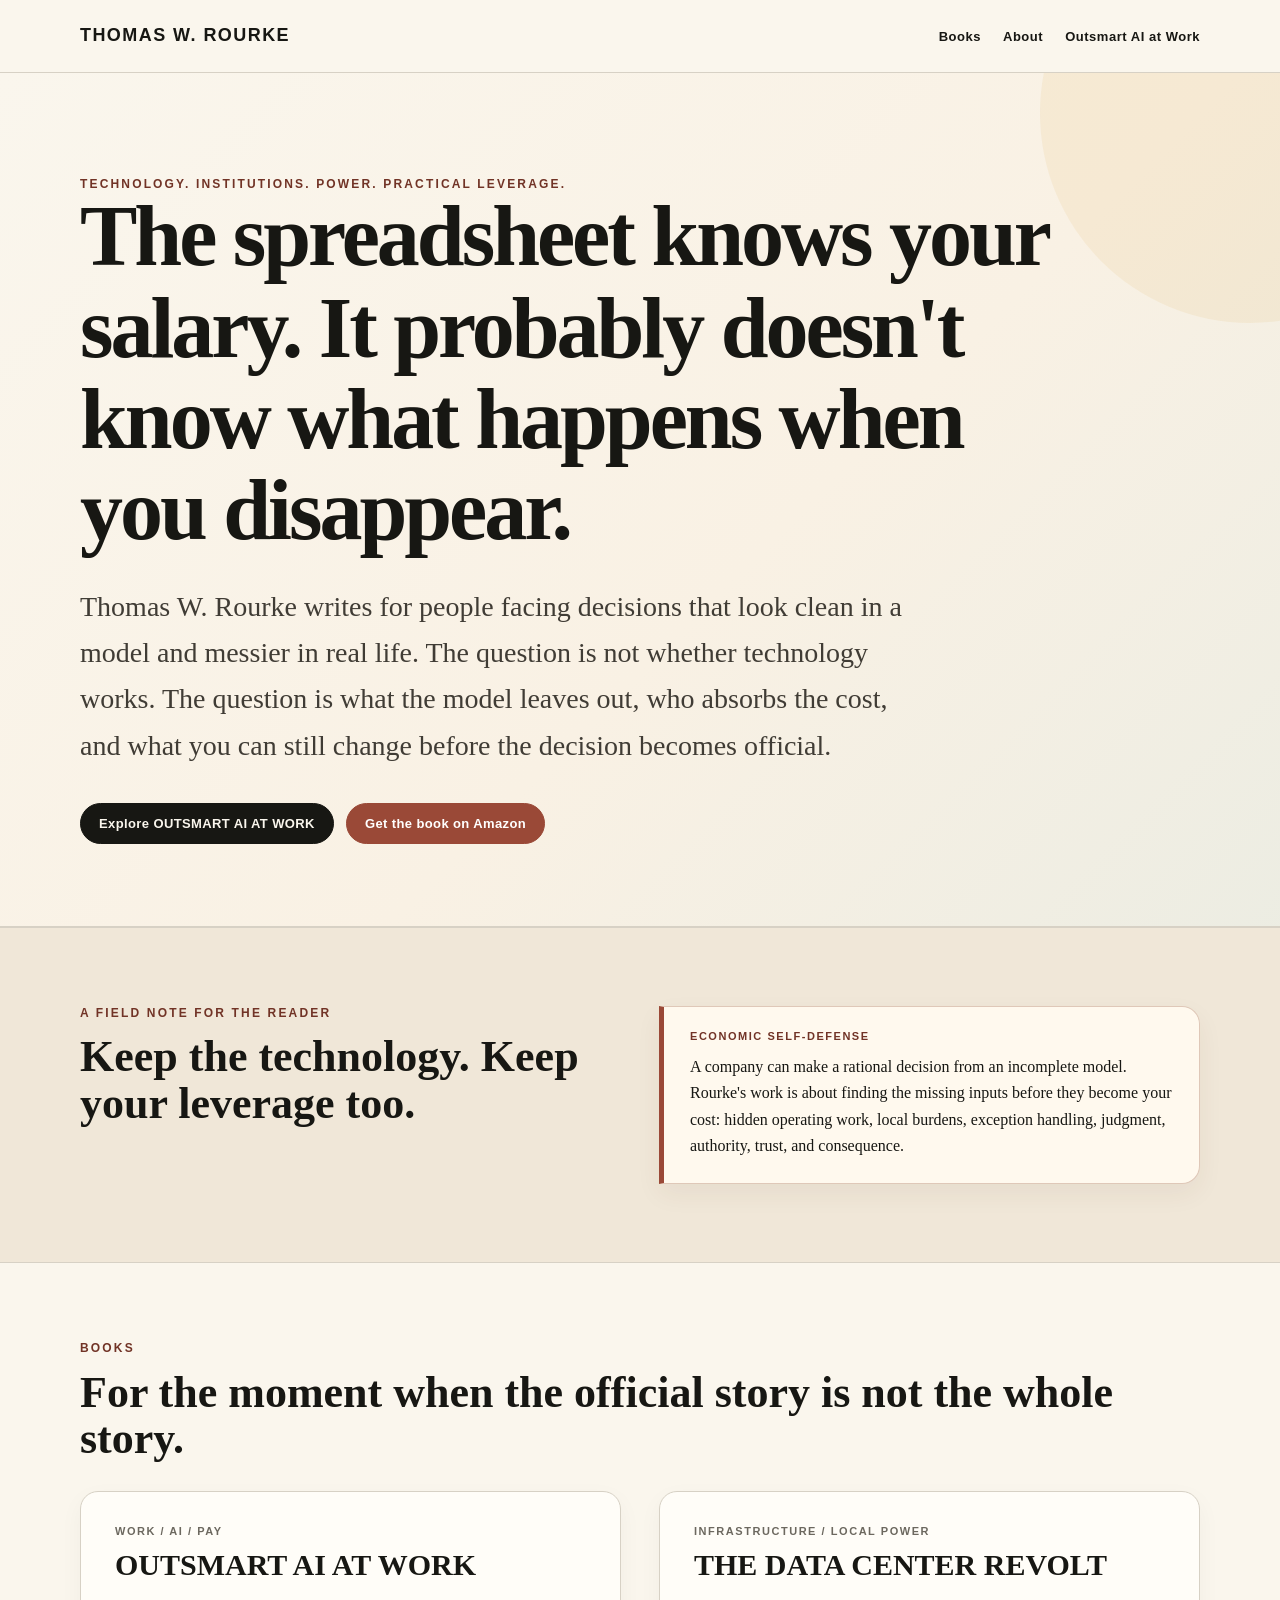
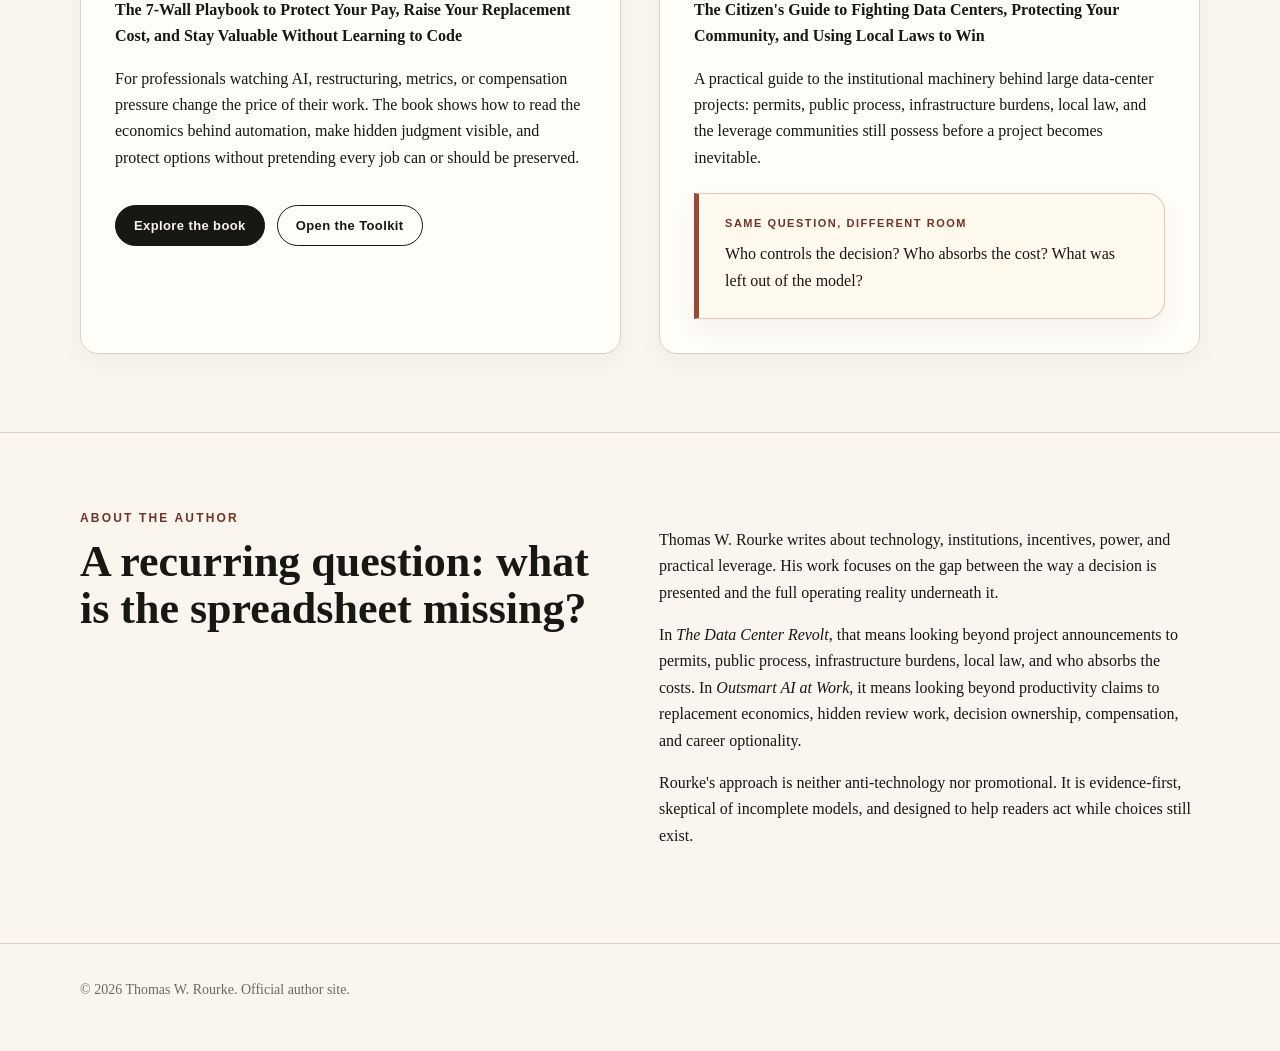
<file: index.html>
<!doctype html>
<html lang="en">
<head>
  <meta charset="utf-8">
  <meta name="viewport" content="width=device-width,initial-scale=1">
  <title>Thomas W. Rourke - Author</title>
  <meta name="description" content="Official author site for Thomas W. Rourke, author of The Data Center Revolt and Outsmart AI at Work.">
  <link rel="stylesheet" href="/assets/styles.css">
</head>
<body>
  <nav class="nav">
    <div class="wrap navin">
      <a class="brand" href="/">Thomas W. Rourke</a>
      <div class="navlinks">
        <a href="#books">Books</a>
        <a href="#about">About</a>
        <a href="/outsmart-ai-at-work/">Outsmart AI at Work</a>
      </div>
    </div>
  </nav>

  <header class="hero">
    <div class="wrap">
      <div class="eyebrow">Technology. Institutions. Power. Practical leverage.</div>
      <h1>The spreadsheet knows your salary. It probably doesn't know what happens when you disappear.</h1>
      <p class="dek">Thomas W. Rourke writes for people facing decisions that look clean in a model and messier in real life. The question is not whether technology works. The question is what the model leaves out, who absorbs the cost, and what you can still change before the decision becomes official.</p>
      <div class="actions">
        <a class="btn" href="/outsmart-ai-at-work/">Explore OUTSMART AI AT WORK</a>
        <a class="btn amazon-cta" href="https://www.amazon.com/dp/B0H9SF368X" target="_blank" rel="noopener noreferrer">Get the book on Amazon</a>
      </div>
    </div>
  </header>

  <main>
    <section class="soft-band">
      <div class="wrap grid2">
        <div>
          <div class="eyebrow">A field note for the reader</div>
          <h2 class="subhead" style="margin-top:14px">Keep the technology. Keep your leverage too.</h2>
        </div>
        <div class="field-note">
          <div class="kicker">Economic self-defense</div>
          <p style="margin:0">A company can make a rational decision from an incomplete model. Rourke's work is about finding the missing inputs before they become your cost: hidden operating work, local burdens, exception handling, judgment, authority, trust, and consequence.</p>
        </div>
      </div>
    </section>

    <section id="books">
      <div class="wrap">
        <div class="eyebrow">Books</div>
        <h2 class="subhead" style="margin-top:14px">For the moment when the official story is not the whole story.</h2>
        <div class="grid2" style="margin-top:28px">
          <article class="card">
            <div class="kicker">WORK / AI / PAY</div>
            <h3>OUTSMART AI AT WORK</h3>
            <p><strong>The 7-Wall Playbook to Protect Your Pay, Raise Your Replacement Cost, and Stay Valuable Without Learning to Code</strong></p>
            <p>For professionals watching AI, restructuring, metrics, or compensation pressure change the price of their work. The book shows how to read the economics behind automation, make hidden judgment visible, and protect options without pretending every job can or should be preserved.</p>
            <div class="actions">
              <a class="btn" href="/outsmart-ai-at-work/">Explore the book</a>
              <a class="btn alt" href="/outsmart-ai-at-work/toolkit.html">Open the Toolkit</a>
            </div>
          </article>

          <article class="card">
            <div class="kicker">INFRASTRUCTURE / LOCAL POWER</div>
            <h3>THE DATA CENTER REVOLT</h3>
            <p><strong>The Citizen's Guide to Fighting Data Centers, Protecting Your Community, and Using Local Laws to Win</strong></p>
            <p>A practical guide to the institutional machinery behind large data-center projects: permits, public process, infrastructure burdens, local law, and the leverage communities still possess before a project becomes inevitable.</p>
            <div class="field-note" style="margin-top:22px">
              <div class="kicker">Same question, different room</div>
              <p style="margin:0">Who controls the decision? Who absorbs the cost? What was left out of the model?</p>
            </div>
          </article>
        </div>
      </div>
    </section>

    <section id="about" class="rule">
      <div class="wrap grid2">
        <div>
          <div class="eyebrow">About the author</div>
          <h2 class="subhead" style="margin-top:14px">A recurring question: what is the spreadsheet missing?</h2>
        </div>
        <div>
          <p>Thomas W. Rourke writes about technology, institutions, incentives, power, and practical leverage. His work focuses on the gap between the way a decision is presented and the full operating reality underneath it.</p>
          <p>In <em>The Data Center Revolt</em>, that means looking beyond project announcements to permits, public process, infrastructure burdens, local law, and who absorbs the costs. In <em>Outsmart AI at Work</em>, it means looking beyond productivity claims to replacement economics, hidden review work, decision ownership, compensation, and career optionality.</p>
          <p>Rourke's approach is neither anti-technology nor promotional. It is evidence-first, skeptical of incomplete models, and designed to help readers act while choices still exist.</p>
        </div>
      </div>
    </section>
  </main>

  <footer class="footer"><div class="wrap">© 2026 Thomas W. Rourke. Official author site.</div></footer>
</body>
</html>
</file>
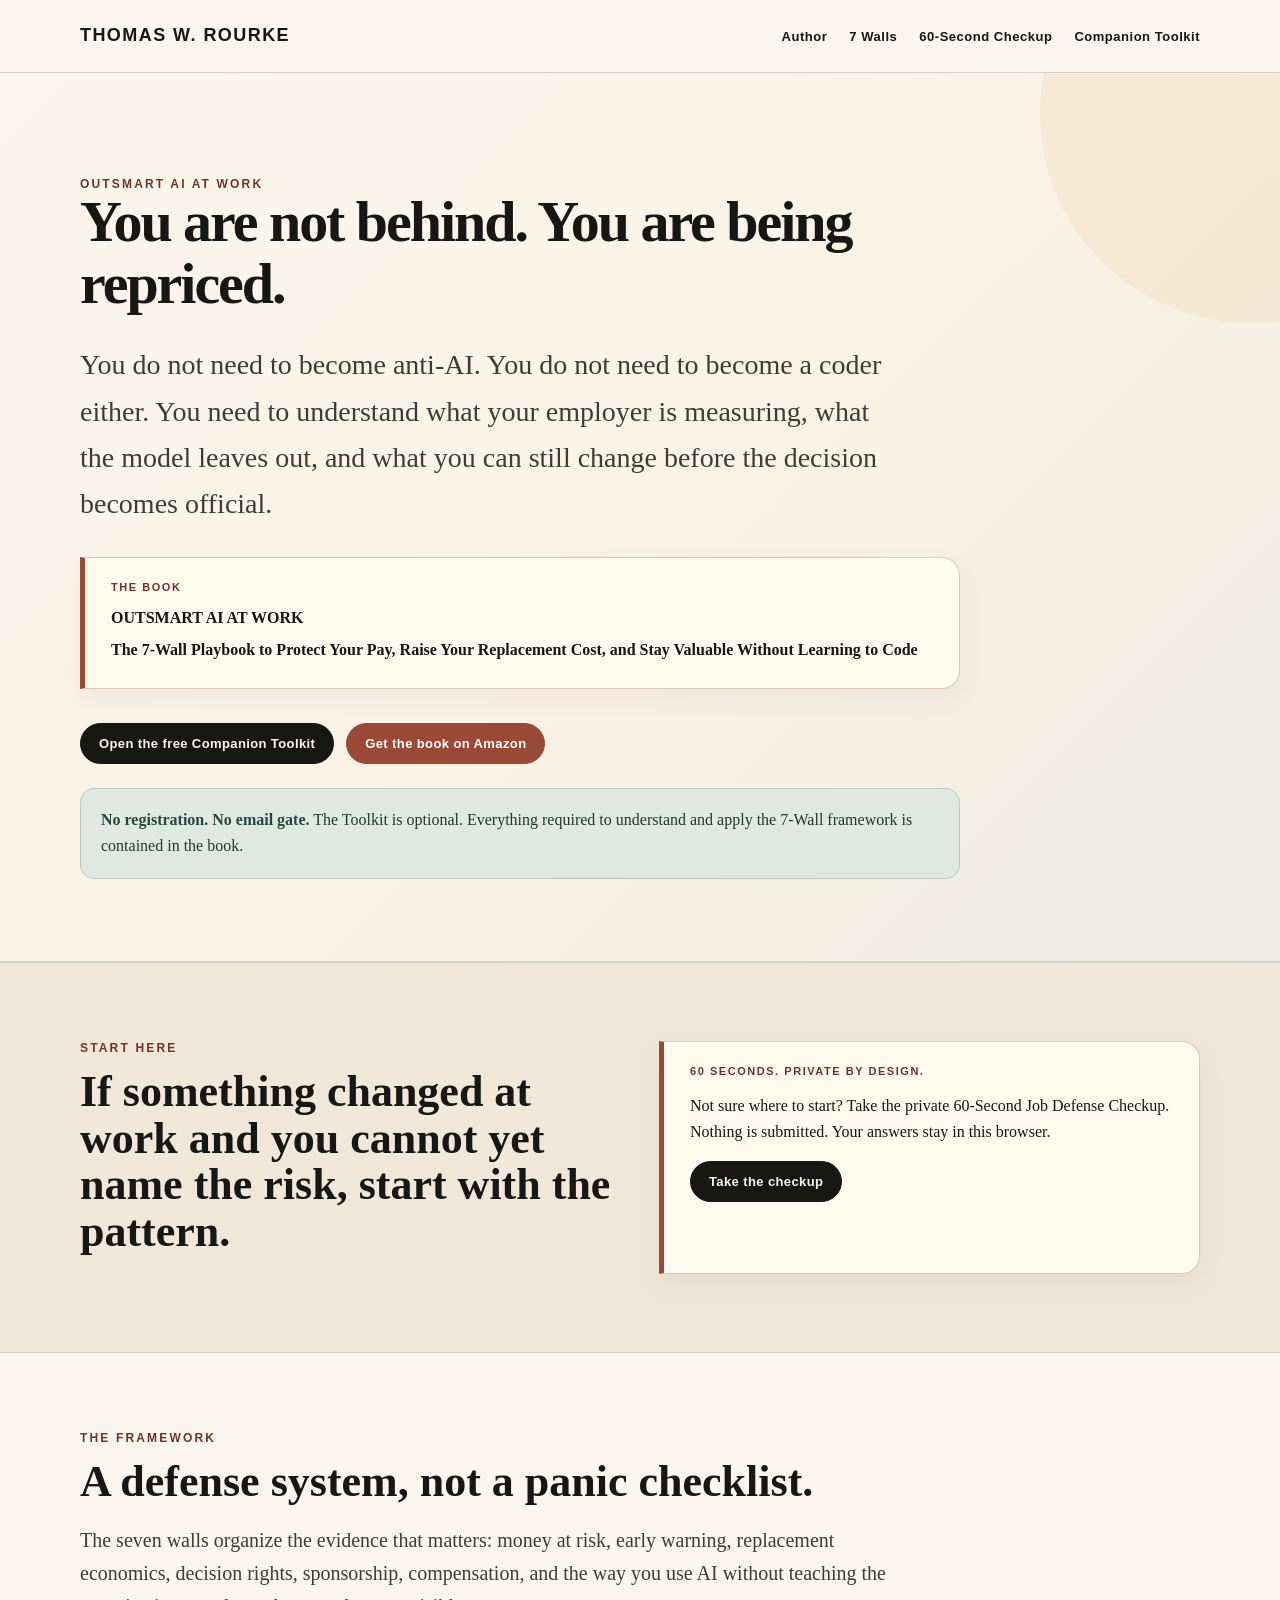
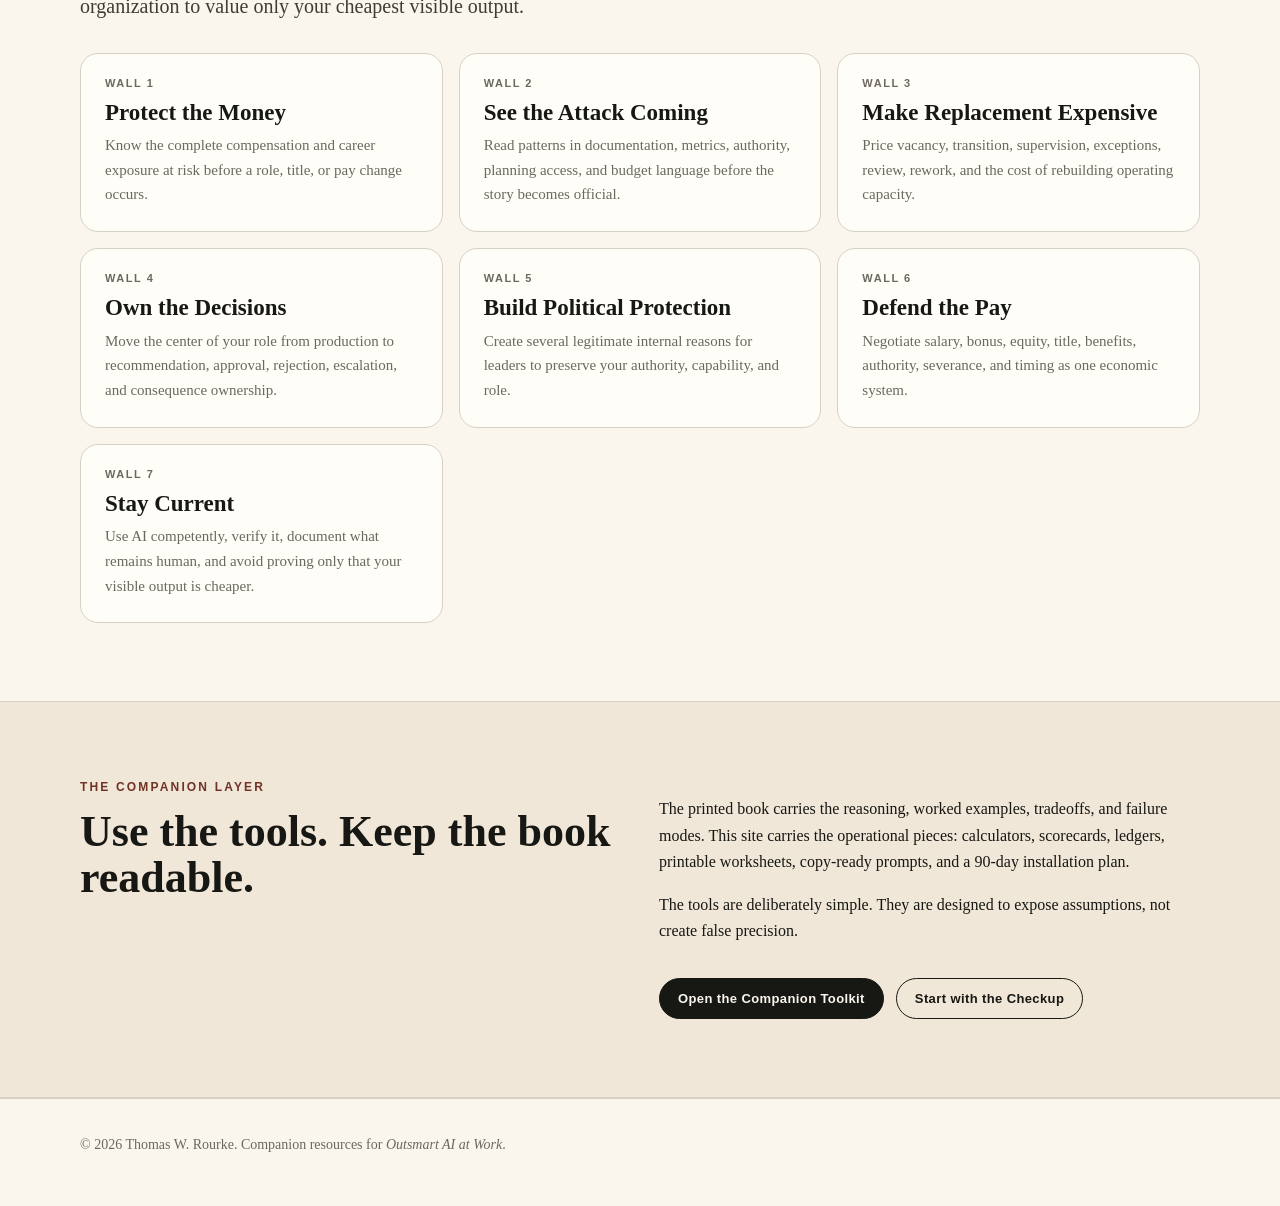
<file: outsmart-ai-at-work/index.html>
<!doctype html>
<html lang="en">
<head>
  <meta charset="utf-8">
  <meta name="viewport" content="width=device-width,initial-scale=1">
  <title>Outsmart AI at Work - Thomas W. Rourke</title>
  <meta name="description" content="Official resources and Companion Toolkit for Outsmart AI at Work by Thomas W. Rourke.">
  <link rel="stylesheet" href="/assets/styles.css">
</head>
<body>
  <nav class="nav">
    <div class="wrap navin">
      <a class="brand" href="/">Thomas W. Rourke</a>
      <div class="navlinks">
        <a href="/">Author</a>
        <a href="#framework">7 Walls</a>
        <a href="/outsmart-ai-at-work/toolkit.html#checkup">60-Second Checkup</a>
        <a href="/outsmart-ai-at-work/toolkit.html">Companion Toolkit</a>
      </div>
    </div>
  </nav>

  <header class="hero">
    <div class="wrap">
      <div class="eyebrow">OUTSMART AI AT WORK</div>
      <h1 class="booktitle">You are not behind. You are being repriced.</h1>
      <p class="dek">You do not need to become anti-AI. You do not need to become a coder either. You need to understand what your employer is measuring, what the model leaves out, and what you can still change before the decision becomes official.</p>
      <div class="field-note" style="margin-top:30px;max-width:880px">
        <div class="kicker">The book</div>
        <p style="margin:0 0 6px"><strong>OUTSMART AI AT WORK</strong></p>
        <p style="margin:0"><strong>The 7-Wall Playbook to Protect Your Pay, Raise Your Replacement Cost, and Stay Valuable Without Learning to Code</strong></p>
      </div>
      <div class="actions">
        <a class="btn" href="/outsmart-ai-at-work/toolkit.html">Open the free Companion Toolkit</a>
        <a class="btn amazon-cta" href="https://www.amazon.com/dp/B0H9SF368X" target="_blank" rel="noopener noreferrer">Get the book on Amazon</a>
      </div>
      <div class="privacy-note" style="margin-top:24px;max-width:880px"><strong>No registration. No email gate.</strong> The Toolkit is optional. Everything required to understand and apply the 7-Wall framework is contained in the book.</div>
    </div>
  </header>

  <main>
    <section class="soft-band">
      <div class="wrap grid2">
        <div>
          <div class="eyebrow">Start here</div>
          <h2 class="subhead" style="margin-top:14px">If something changed at work and you cannot yet name the risk, start with the pattern.</h2>
        </div>
        <div class="field-note">
          <div class="kicker">60 seconds. Private by design.</div>
          <p>Not sure where to start? Take the private 60-Second Job Defense Checkup. Nothing is submitted. Your answers stay in this browser.</p>
          <a class="btn" href="/outsmart-ai-at-work/toolkit.html#checkup">Take the checkup</a>
        </div>
      </div>
    </section>

    <section id="framework">
      <div class="wrap">
        <div class="eyebrow">The framework</div>
        <h2 class="subhead" style="margin-top:14px">A defense system, not a panic checklist.</h2>
        <p class="dek" style="font-size:20px;margin-top:0">The seven walls organize the evidence that matters: money at risk, early warning, replacement economics, decision rights, sponsorship, compensation, and the way you use AI without teaching the organization to value only your cheapest visible output.</p>
        <div class="toolgrid">
          <div class="tool"><div class="kicker">Wall 1</div><h3>Protect the Money</h3><p>Know the complete compensation and career exposure at risk before a role, title, or pay change occurs.</p></div>
          <div class="tool"><div class="kicker">Wall 2</div><h3>See the Attack Coming</h3><p>Read patterns in documentation, metrics, authority, planning access, and budget language before the story becomes official.</p></div>
          <div class="tool"><div class="kicker">Wall 3</div><h3>Make Replacement Expensive</h3><p>Price vacancy, transition, supervision, exceptions, review, rework, and the cost of rebuilding operating capacity.</p></div>
          <div class="tool"><div class="kicker">Wall 4</div><h3>Own the Decisions</h3><p>Move the center of your role from production to recommendation, approval, rejection, escalation, and consequence ownership.</p></div>
          <div class="tool"><div class="kicker">Wall 5</div><h3>Build Political Protection</h3><p>Create several legitimate internal reasons for leaders to preserve your authority, capability, and role.</p></div>
          <div class="tool"><div class="kicker">Wall 6</div><h3>Defend the Pay</h3><p>Negotiate salary, bonus, equity, title, benefits, authority, severance, and timing as one economic system.</p></div>
          <div class="tool"><div class="kicker">Wall 7</div><h3>Stay Current</h3><p>Use AI competently, verify it, document what remains human, and avoid proving only that your visible output is cheaper.</p></div>
        </div>
      </div>
    </section>

    <section class="rule soft-band">
      <div class="wrap grid2">
        <div>
          <div class="eyebrow">The companion layer</div>
          <h2 class="subhead" style="margin-top:14px">Use the tools. Keep the book readable.</h2>
        </div>
        <div>
          <p>The printed book carries the reasoning, worked examples, tradeoffs, and failure modes. This site carries the operational pieces: calculators, scorecards, ledgers, printable worksheets, copy-ready prompts, and a 90-day installation plan.</p>
          <p>The tools are deliberately simple. They are designed to expose assumptions, not create false precision.</p>
          <div class="actions">
            <a class="btn" href="/outsmart-ai-at-work/toolkit.html">Open the Companion Toolkit</a>
            <a class="btn alt" href="/outsmart-ai-at-work/toolkit.html#checkup">Start with the Checkup</a>
          </div>
        </div>
      </div>
    </section>
  </main>

  <footer class="footer"><div class="wrap">© 2026 Thomas W. Rourke. Companion resources for <em>Outsmart AI at Work</em>.</div></footer>
</body>
</html>
</file>
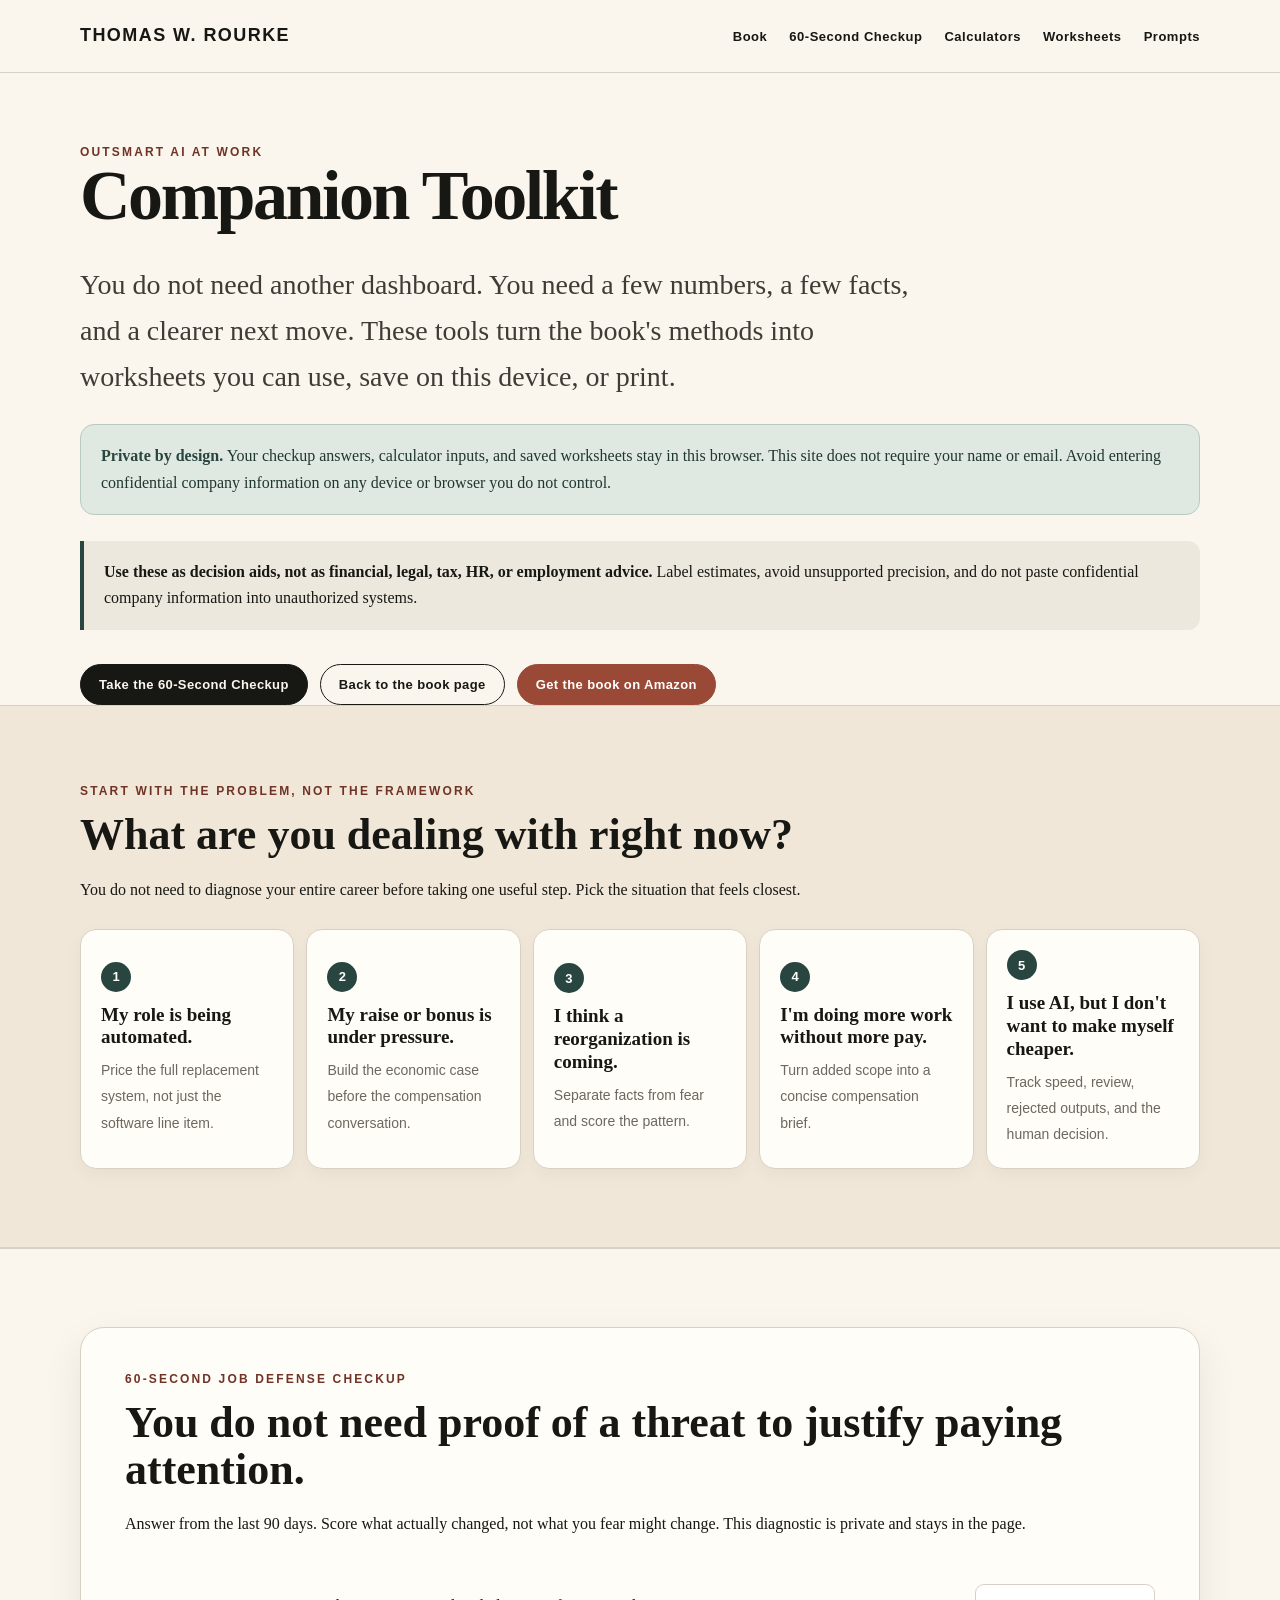
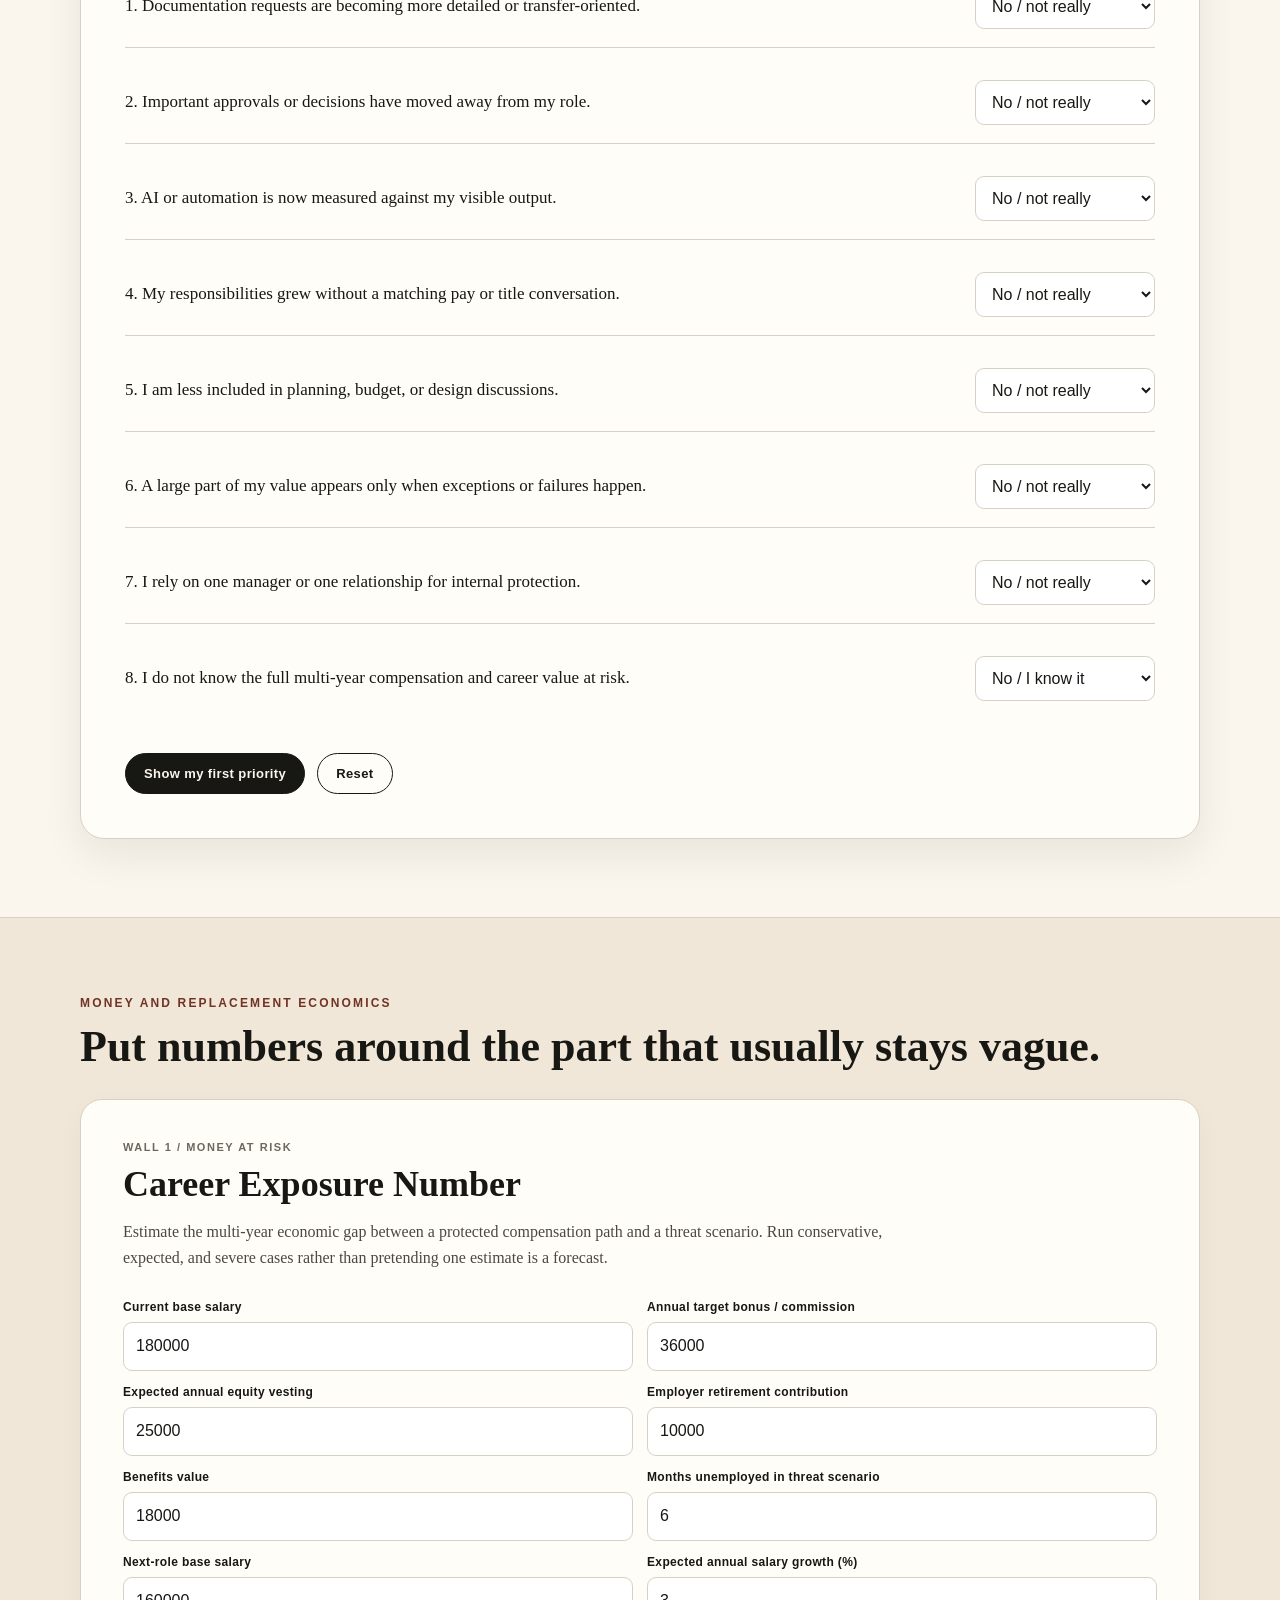
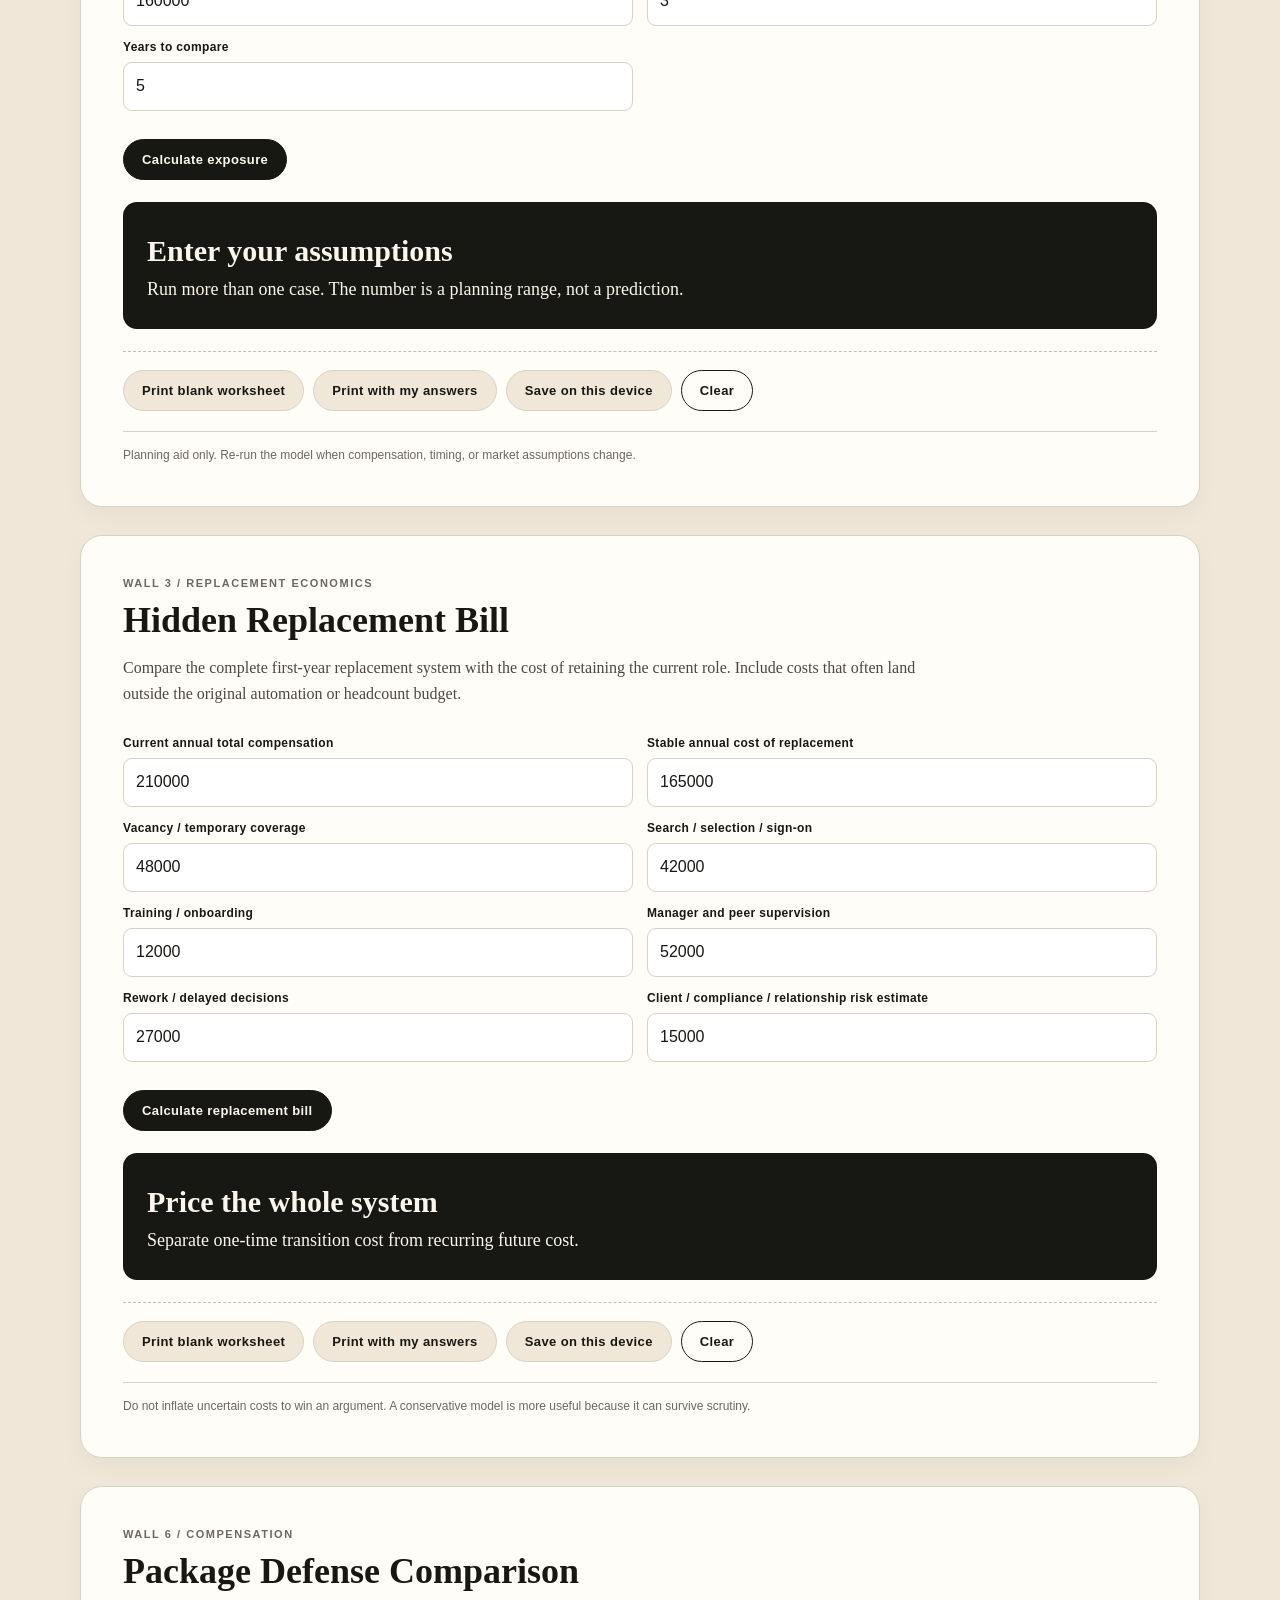
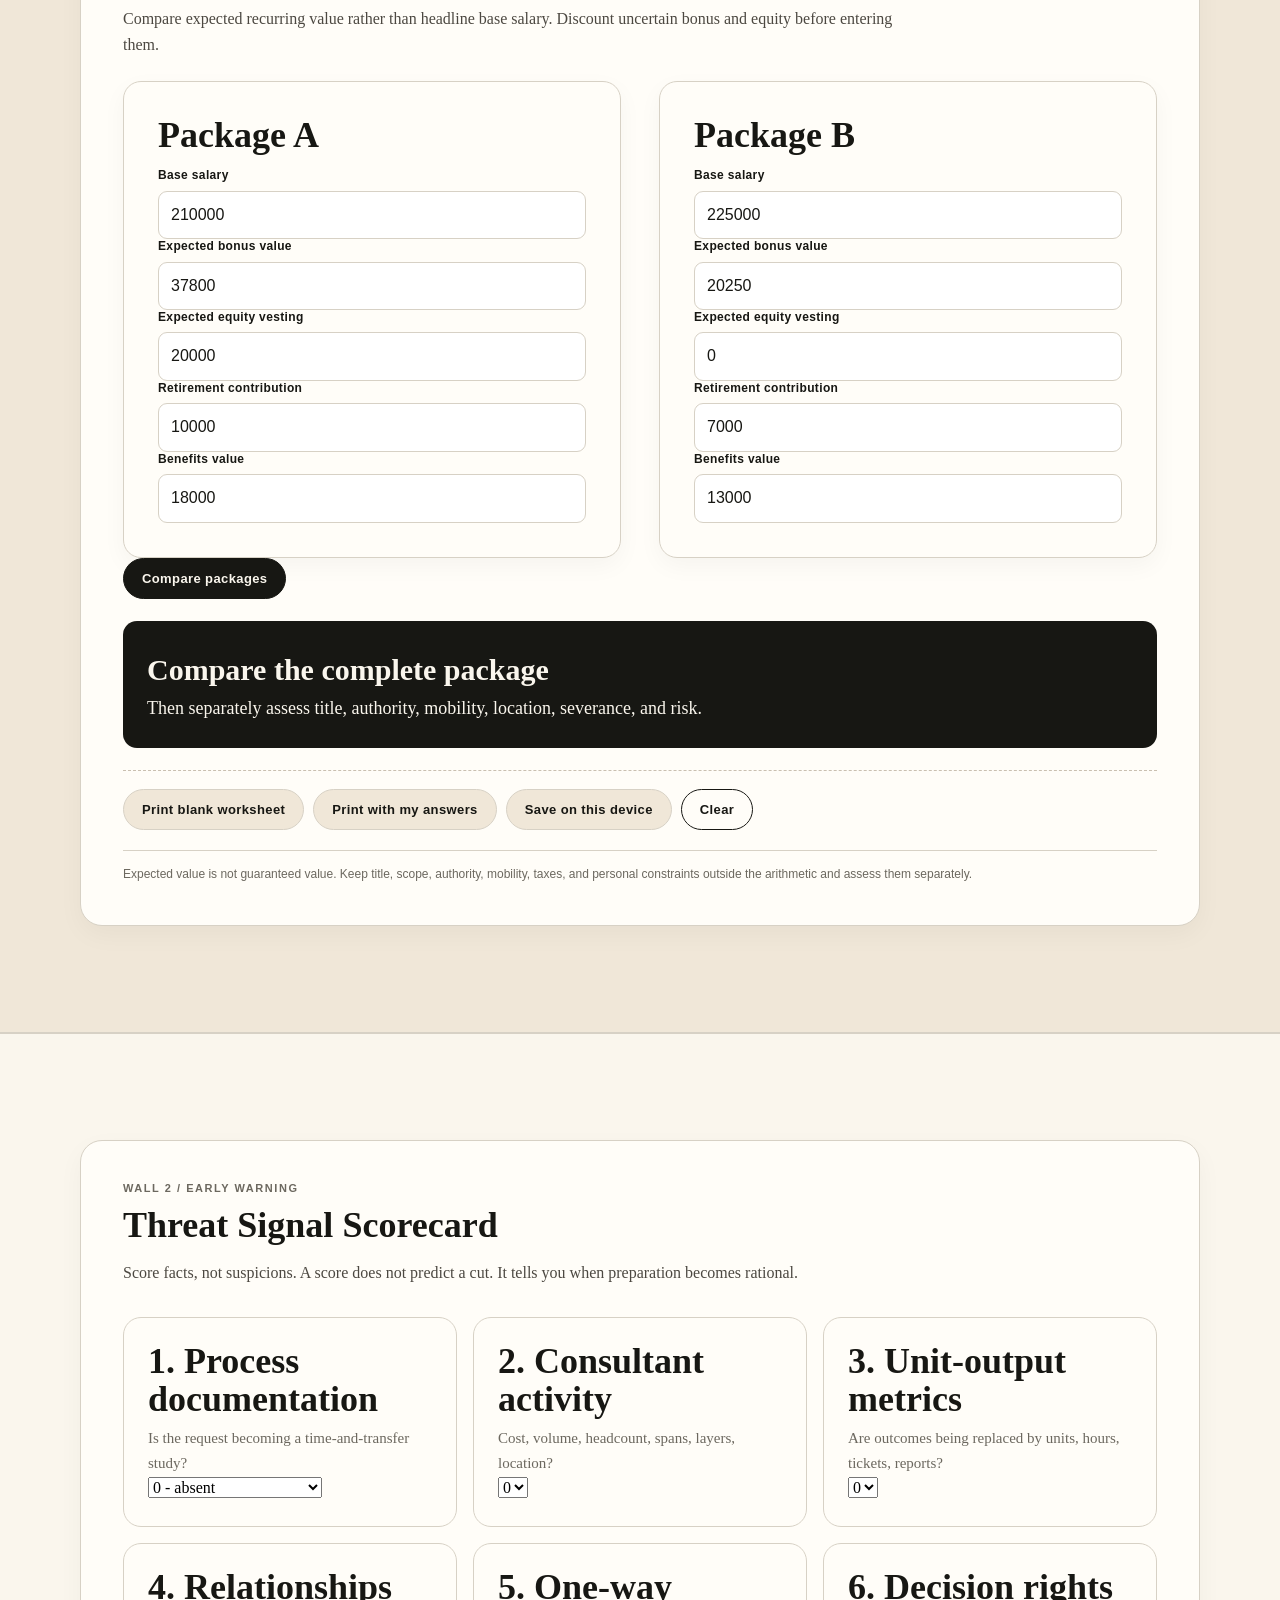
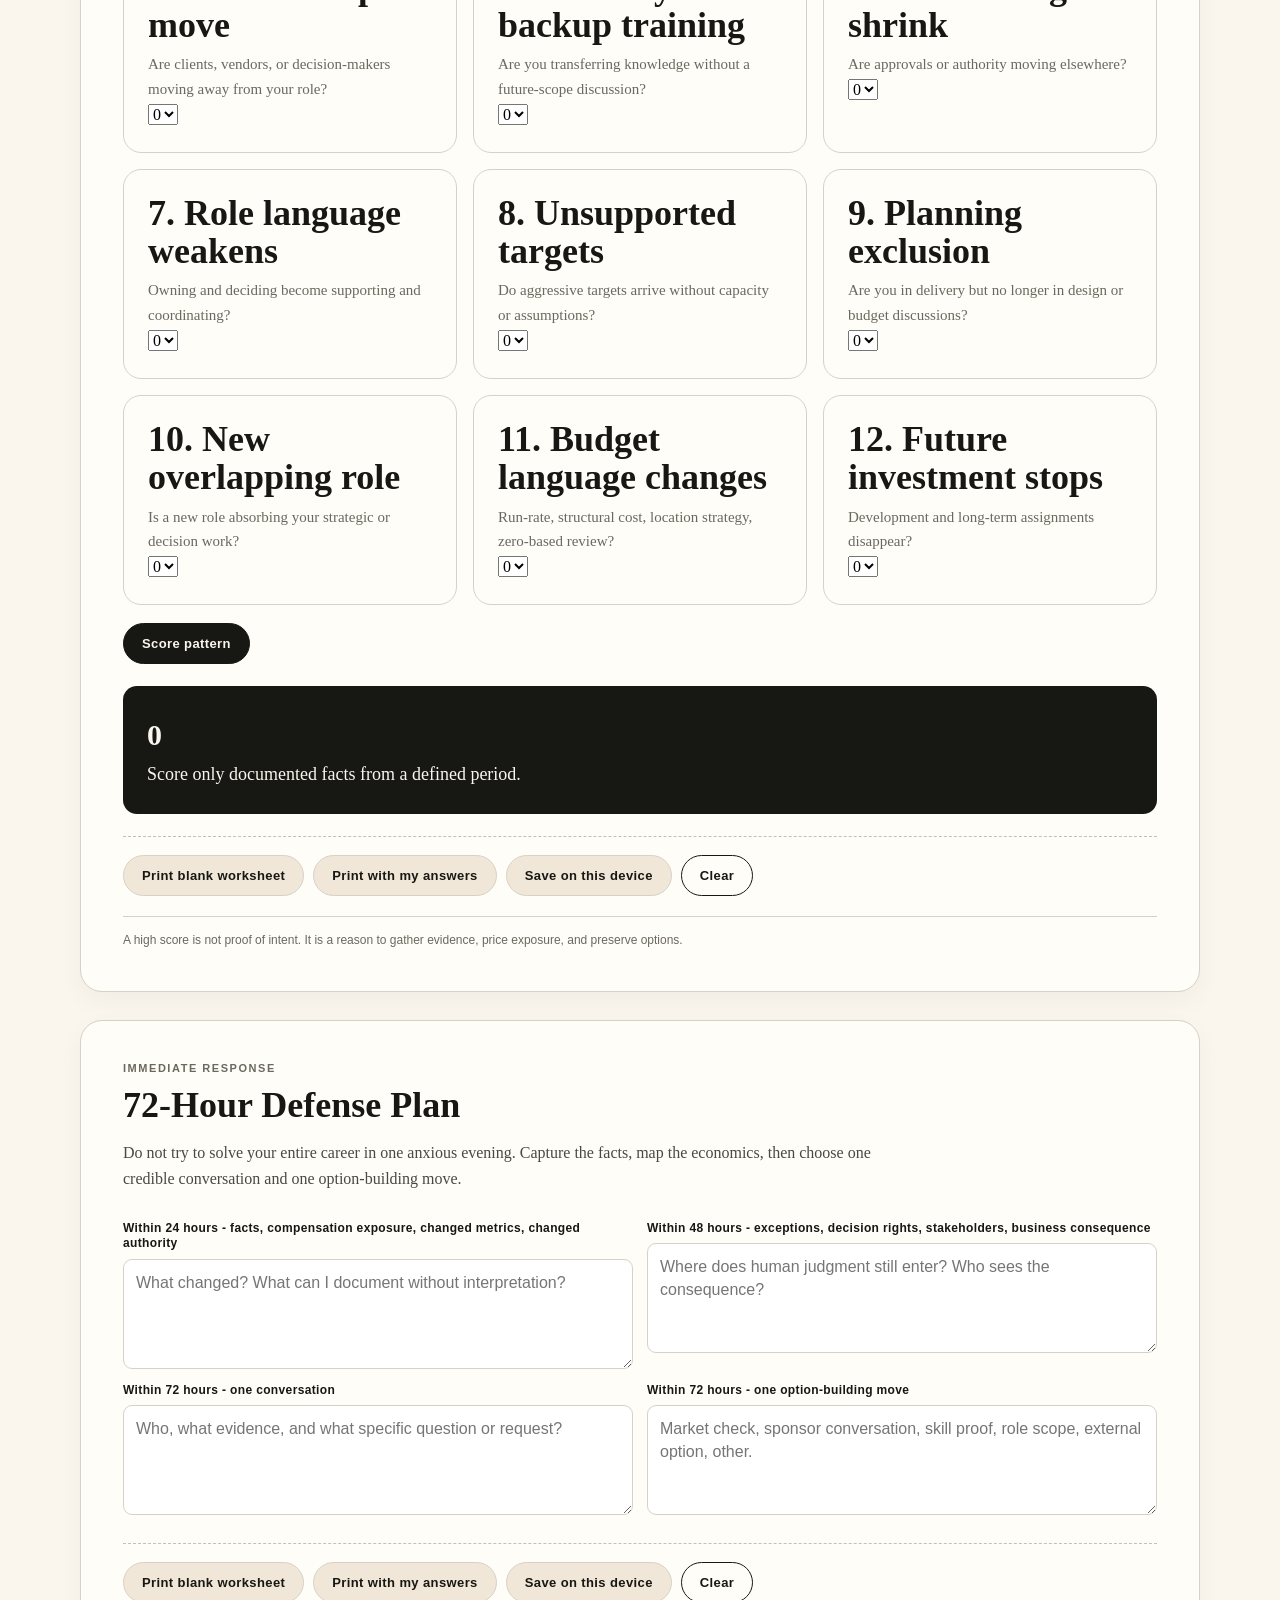
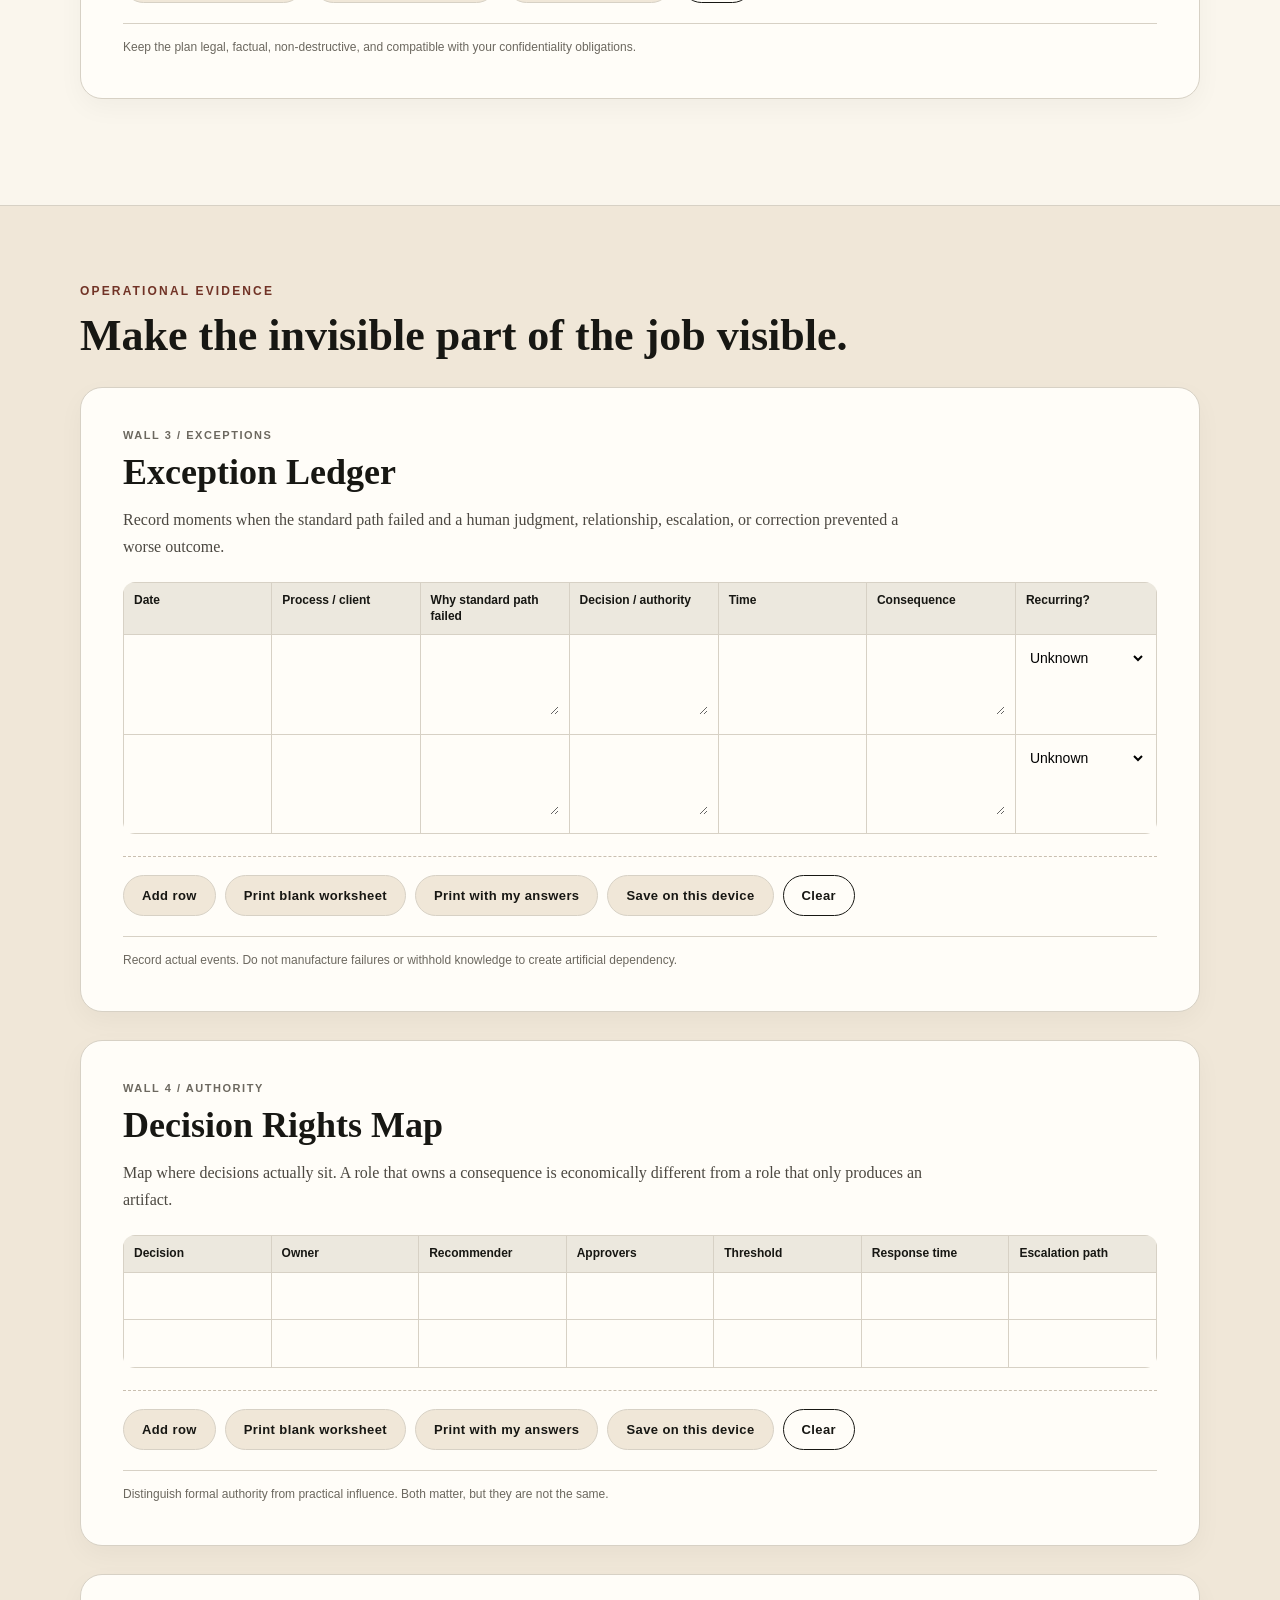
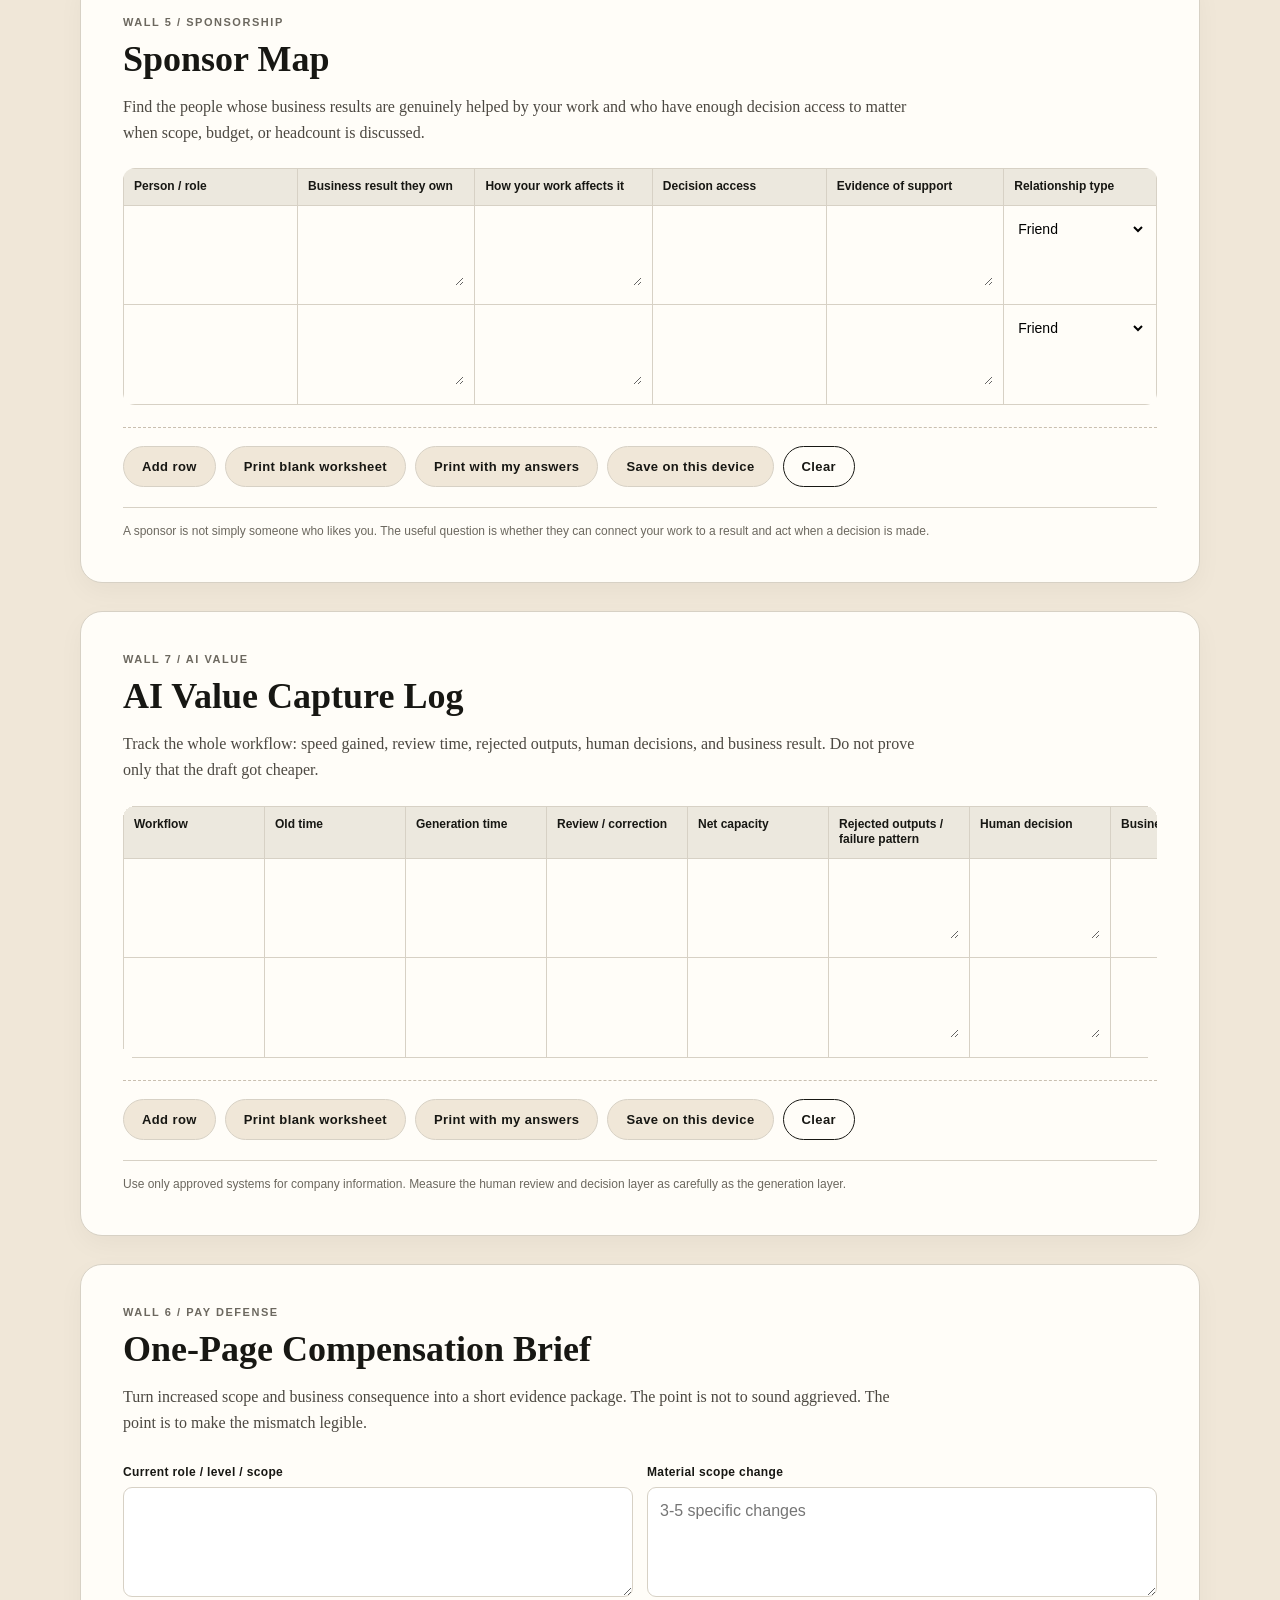
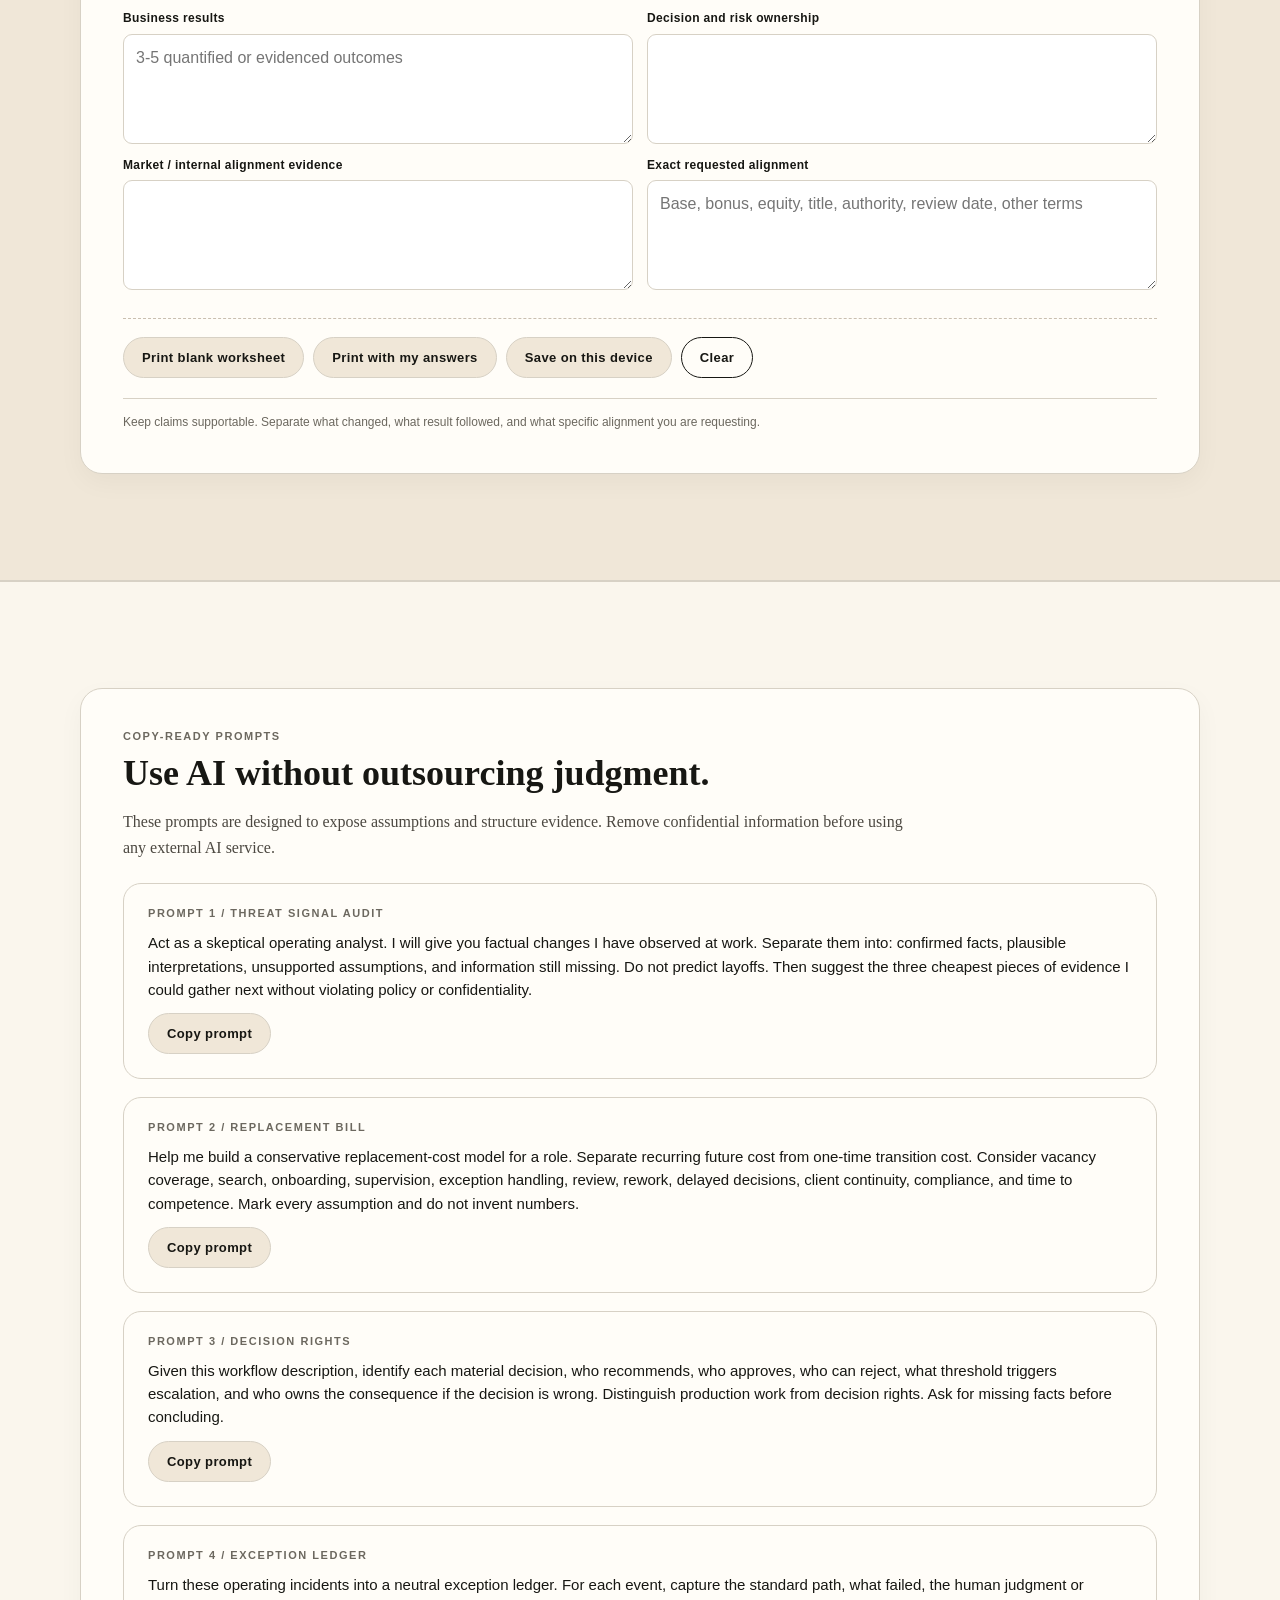
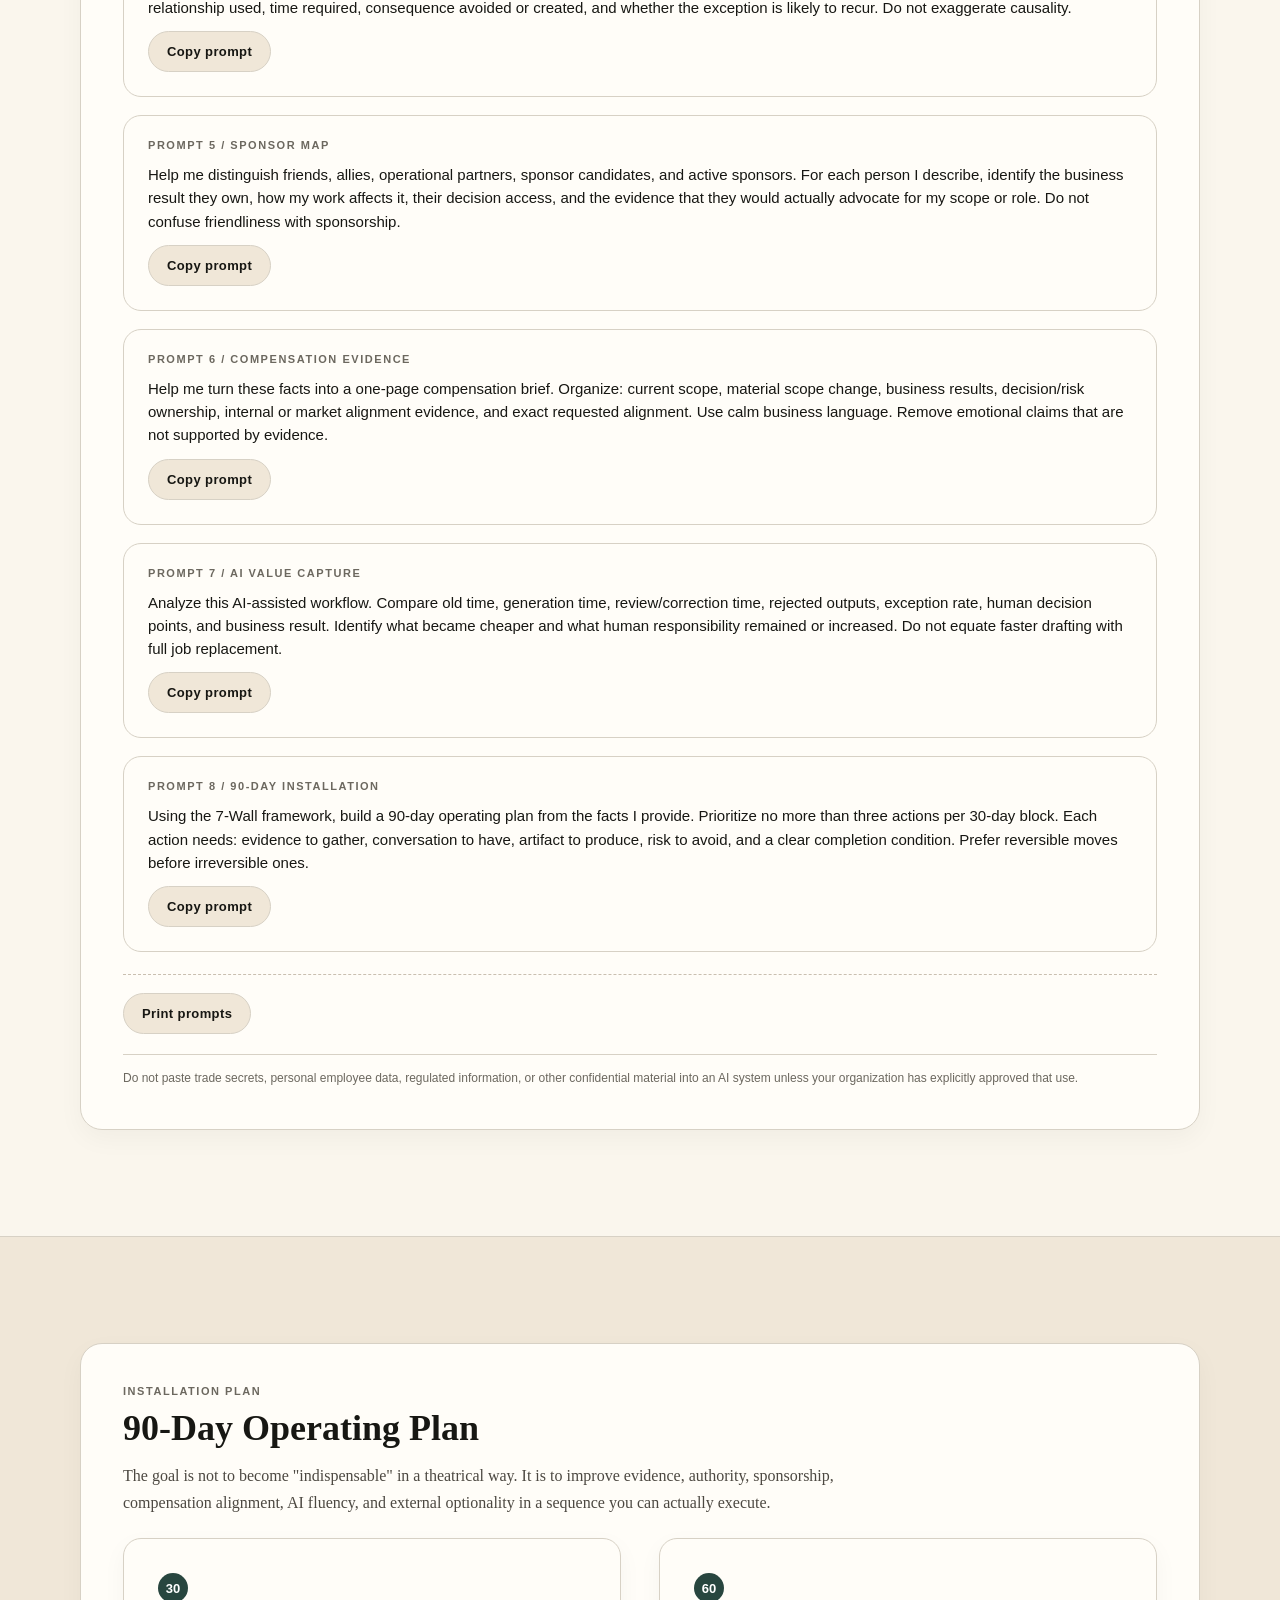
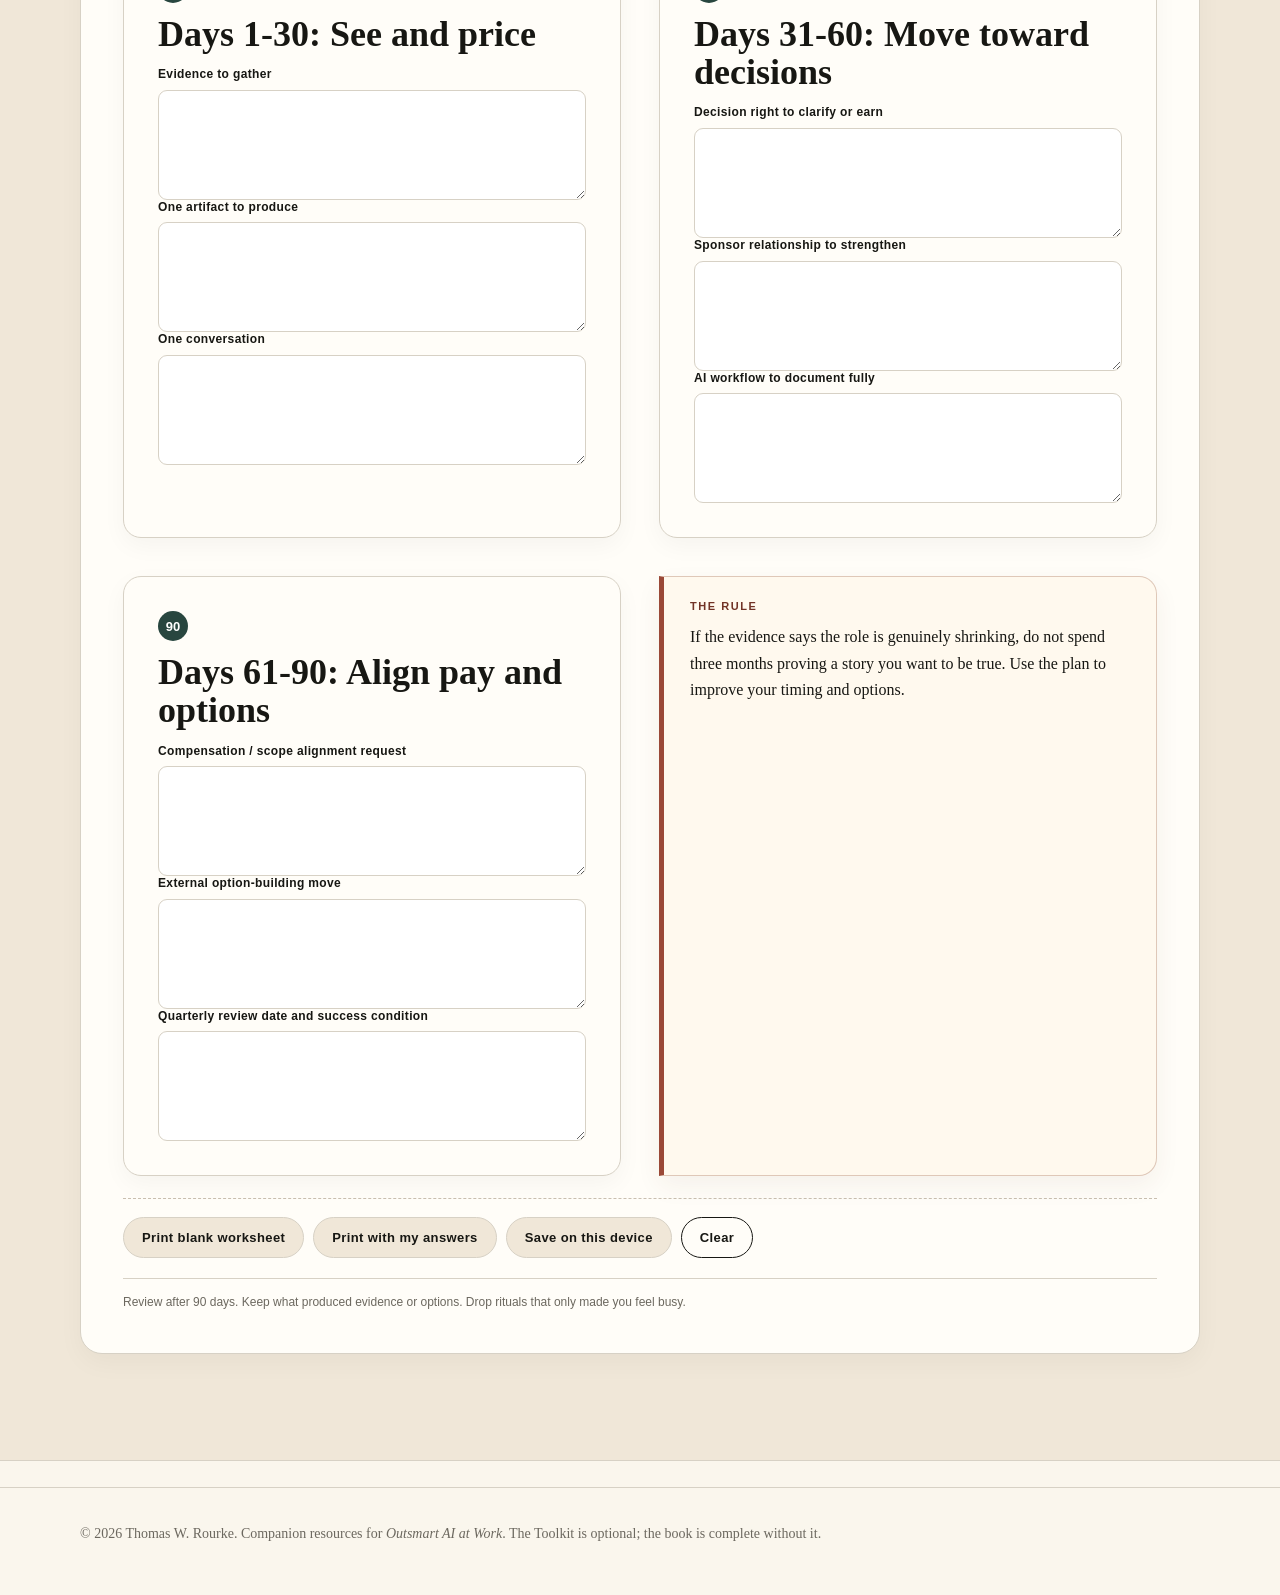
<file: outsmart-ai-at-work/toolkit.html>
<!doctype html>
<html lang="en">
<head>
  <meta charset="utf-8">
  <meta name="viewport" content="width=device-width,initial-scale=1">
  <title>Companion Toolkit - Outsmart AI at Work</title>
  <meta name="description" content="Free private checkup, calculators, scorecards, printable worksheets and prompts for Outsmart AI at Work by Thomas W. Rourke.">
  <link rel="stylesheet" href="/assets/styles.css">
  <script defer src="/assets/toolkit.js"></script>
</head>
<body>
  <nav class="nav screen-only">
    <div class="wrap navin">
      <a class="brand" href="/">Thomas W. Rourke</a>
      <div class="navlinks">
        <a href="/outsmart-ai-at-work/">Book</a>
        <a href="#checkup">60-Second Checkup</a>
        <a href="#calculators">Calculators</a>
        <a href="#templates">Worksheets</a>
        <a href="#prompts">Prompts</a>
      </div>
    </div>
  </nav>

  <main class="toolpage">
    <div class="wrap">
      <div class="eyebrow">OUTSMART AI AT WORK</div>
      <h1>Companion Toolkit</h1>
      <p class="dek">You do not need another dashboard. You need a few numbers, a few facts, and a clearer next move. These tools turn the book's methods into worksheets you can use, save on this device, or print.</p>
      <div class="privacy-note" style="margin-top:24px"><strong>Private by design.</strong> Your checkup answers, calculator inputs, and saved worksheets stay in this browser. This site does not require your name or email. Avoid entering confidential company information on any device or browser you do not control.</div>
      <div class="notice"><strong>Use these as decision aids, not as financial, legal, tax, HR, or employment advice.</strong> Label estimates, avoid unsupported precision, and do not paste confidential company information into unauthorized systems.</div>
      <div class="actions screen-only">
        <a class="btn" href="#checkup">Take the 60-Second Checkup</a>
        <a class="btn alt" href="/outsmart-ai-at-work/">Back to the book page</a>
        <a class="btn amazon-cta" href="https://www.amazon.com/dp/B0H9SF368X" target="_blank" rel="noopener noreferrer">Get the book on Amazon</a>
      </div>
    </div>

    <section class="soft-band screen-only" id="routing">
      <div class="wrap">
        <div class="eyebrow">Start with the problem, not the framework</div>
        <h2 class="subhead" style="margin-top:14px">What are you dealing with right now?</h2>
        <p>You do not need to diagnose your entire career before taking one useful step. Pick the situation that feels closest.</p>
        <div class="route-grid">
          <button class="route-card" type="button" onclick="routeFromConcern('replacement')"><span class="number-badge">1</span><strong>My role is being automated.</strong><span>Price the full replacement system, not just the software line item.</span></button>
          <button class="route-card" type="button" onclick="routeFromConcern('package-defense')"><span class="number-badge">2</span><strong>My raise or bonus is under pressure.</strong><span>Build the economic case before the compensation conversation.</span></button>
          <button class="route-card" type="button" onclick="routeFromConcern('threat-signals')"><span class="number-badge">3</span><strong>I think a reorganization is coming.</strong><span>Separate facts from fear and score the pattern.</span></button>
          <button class="route-card" type="button" onclick="routeFromConcern('comp-brief')"><span class="number-badge">4</span><strong>I'm doing more work without more pay.</strong><span>Turn added scope into a concise compensation brief.</span></button>
          <button class="route-card" type="button" onclick="routeFromConcern('ai-value-log')"><span class="number-badge">5</span><strong>I use AI, but I don't want to make myself cheaper.</strong><span>Track speed, review, rejected outputs, and the human decision.</span></button>
        </div>
      </div>
    </section>

    <section id="checkup" class="rule">
      <div class="wrap">
        <div class="checkup-shell">
          <div class="eyebrow">60-Second Job Defense Checkup</div>
          <h2 class="subhead" style="margin-top:14px">You do not need proof of a threat to justify paying attention.</h2>
          <p>Answer from the last 90 days. Score what actually changed, not what you fear might change. This diagnostic is private and stays in the page.</p>
          <form id="job_checkup" onsubmit="runCheckup();return false">
            <div class="checkup-grid">
              <div class="checkup-question"><label for="cq1">1. Documentation requests are becoming more detailed or transfer-oriented.</label><select id="cq1" data-checkup-wall="2"><option value="0">No / not really</option><option value="1">A little</option><option value="2">Clearly</option></select></div>
              <div class="checkup-question"><label for="cq2">2. Important approvals or decisions have moved away from my role.</label><select id="cq2" data-checkup-wall="4"><option value="0">No / not really</option><option value="1">A little</option><option value="2">Clearly</option></select></div>
              <div class="checkup-question"><label for="cq3">3. AI or automation is now measured against my visible output.</label><select id="cq3" data-checkup-wall="7"><option value="0">No / not really</option><option value="1">A little</option><option value="2">Clearly</option></select></div>
              <div class="checkup-question"><label for="cq4">4. My responsibilities grew without a matching pay or title conversation.</label><select id="cq4" data-checkup-wall="6"><option value="0">No / not really</option><option value="1">A little</option><option value="2">Clearly</option></select></div>
              <div class="checkup-question"><label for="cq5">5. I am less included in planning, budget, or design discussions.</label><select id="cq5" data-checkup-wall="2"><option value="0">No / not really</option><option value="1">A little</option><option value="2">Clearly</option></select></div>
              <div class="checkup-question"><label for="cq6">6. A large part of my value appears only when exceptions or failures happen.</label><select id="cq6" data-checkup-wall="3"><option value="0">No / not really</option><option value="1">A little</option><option value="2">Clearly</option></select></div>
              <div class="checkup-question"><label for="cq7">7. I rely on one manager or one relationship for internal protection.</label><select id="cq7" data-checkup-wall="5"><option value="0">No / not really</option><option value="1">A little</option><option value="2">Clearly</option></select></div>
              <div class="checkup-question"><label for="cq8">8. I do not know the full multi-year compensation and career value at risk.</label><select id="cq8" data-checkup-wall="1"><option value="0">No / I know it</option><option value="1">Partly</option><option value="2">I do not know it</option></select></div>
            </div>
            <div class="actions">
              <button class="btn" type="submit">Show my first priority</button>
              <button class="btn alt" type="button" onclick="resetCheckup()">Reset</button>
            </div>
          </form>
          <div id="checkup_result" class="checkup-result" hidden aria-live="polite"></div>
        </div>
      </div>
    </section>

    <section id="calculators" class="soft-band">
      <div class="wrap">
        <div class="eyebrow">Money and replacement economics</div>
        <h2 class="subhead" style="margin-top:14px">Put numbers around the part that usually stays vague.</h2>

        <article class="worksheet" id="career-exposure" data-print-target>
          <div class="worksheet-header"><div class="kicker">Wall 1 / Money at risk</div><h3>Career Exposure Number</h3><p>Estimate the multi-year economic gap between a protected compensation path and a threat scenario. Run conservative, expected, and severe cases rather than pretending one estimate is a forecast.</p></div>
          <div class="formgrid">
            <div class="field"><label for="ce_base">Current base salary</label><input id="ce_base" type="number" value="180000"></div>
            <div class="field"><label for="ce_bonus">Annual target bonus / commission</label><input id="ce_bonus" type="number" value="36000"></div>
            <div class="field"><label for="ce_equity">Expected annual equity vesting</label><input id="ce_equity" type="number" value="25000"></div>
            <div class="field"><label for="ce_ret">Employer retirement contribution</label><input id="ce_ret" type="number" value="10000"></div>
            <div class="field"><label for="ce_benefits">Benefits value</label><input id="ce_benefits" type="number" value="18000"></div>
            <div class="field"><label for="ce_unemp">Months unemployed in threat scenario</label><input id="ce_unemp" type="number" value="6"></div>
            <div class="field"><label for="ce_nextbase">Next-role base salary</label><input id="ce_nextbase" type="number" value="160000"></div>
            <div class="field"><label for="ce_growth">Expected annual salary growth (%)</label><input id="ce_growth" type="number" step="0.1" value="3"></div>
            <div class="field"><label for="ce_years">Years to compare</label><input id="ce_years" type="number" min="1" max="15" value="5"></div>
          </div>
          <button class="btn screen-only" type="button" onclick="careerExposure()">Calculate exposure</button>
          <div id="ce_result" class="result"><strong>Enter your assumptions</strong><br>Run more than one case. The number is a planning range, not a prediction.</div>
          <div class="worksheet-controls screen-only">
            <button class="btn soft" type="button" onclick="printWorksheet('career-exposure',true)">Print blank worksheet</button>
            <button class="btn soft" type="button" onclick="printWorksheet('career-exposure',false)">Print with my answers</button>
            <button class="btn soft" type="button" onclick="saveWorksheet('career-exposure')">Save on this device</button>
            <button class="btn alt" type="button" onclick="resetWorksheet('career-exposure')">Clear</button>
          </div>
          <div class="worksheet-footer">Planning aid only. Re-run the model when compensation, timing, or market assumptions change.</div>
        </article>

        <article class="worksheet" id="replacement" data-print-target>
          <div class="worksheet-header"><div class="kicker">Wall 3 / Replacement economics</div><h3>Hidden Replacement Bill</h3><p>Compare the complete first-year replacement system with the cost of retaining the current role. Include costs that often land outside the original automation or headcount budget.</p></div>
          <div class="formgrid">
            <div class="field"><label for="rc_current">Current annual total compensation</label><input id="rc_current" type="number" value="210000"></div>
            <div class="field"><label for="rc_new">Stable annual cost of replacement</label><input id="rc_new" type="number" value="165000"></div>
            <div class="field"><label for="rc_vacancy">Vacancy / temporary coverage</label><input id="rc_vacancy" type="number" value="48000"></div>
            <div class="field"><label for="rc_search">Search / selection / sign-on</label><input id="rc_search" type="number" value="42000"></div>
            <div class="field"><label for="rc_training">Training / onboarding</label><input id="rc_training" type="number" value="12000"></div>
            <div class="field"><label for="rc_supervision">Manager and peer supervision</label><input id="rc_supervision" type="number" value="52000"></div>
            <div class="field"><label for="rc_rework">Rework / delayed decisions</label><input id="rc_rework" type="number" value="27000"></div>
            <div class="field"><label for="rc_risk">Client / compliance / relationship risk estimate</label><input id="rc_risk" type="number" value="15000"></div>
          </div>
          <button class="btn screen-only" type="button" onclick="replacementCost()">Calculate replacement bill</button>
          <div id="rc_result" class="result"><strong>Price the whole system</strong><br>Separate one-time transition cost from recurring future cost.</div>
          <div class="worksheet-controls screen-only">
            <button class="btn soft" type="button" onclick="printWorksheet('replacement',true)">Print blank worksheet</button><button class="btn soft" type="button" onclick="printWorksheet('replacement',false)">Print with my answers</button><button class="btn soft" type="button" onclick="saveWorksheet('replacement')">Save on this device</button><button class="btn alt" type="button" onclick="resetWorksheet('replacement')">Clear</button>
          </div>
          <div class="worksheet-footer">Do not inflate uncertain costs to win an argument. A conservative model is more useful because it can survive scrutiny.</div>
        </article>

        <article class="worksheet" id="package-defense" data-print-target>
          <div class="worksheet-header"><div class="kicker">Wall 6 / Compensation</div><h3>Package Defense Comparison</h3><p>Compare expected recurring value rather than headline base salary. Discount uncertain bonus and equity before entering them.</p></div>
          <div class="grid2">
            <div class="card"><h3>Package A</h3><div class="field"><label for="pa_base">Base salary</label><input id="pa_base" type="number" value="210000"></div><div class="field"><label for="pa_bonus">Expected bonus value</label><input id="pa_bonus" type="number" value="37800"></div><div class="field"><label for="pa_equity">Expected equity vesting</label><input id="pa_equity" type="number" value="20000"></div><div class="field"><label for="pa_ret">Retirement contribution</label><input id="pa_ret" type="number" value="10000"></div><div class="field"><label for="pa_benefits">Benefits value</label><input id="pa_benefits" type="number" value="18000"></div></div>
            <div class="card"><h3>Package B</h3><div class="field"><label for="pb_base">Base salary</label><input id="pb_base" type="number" value="225000"></div><div class="field"><label for="pb_bonus">Expected bonus value</label><input id="pb_bonus" type="number" value="20250"></div><div class="field"><label for="pb_equity">Expected equity vesting</label><input id="pb_equity" type="number" value="0"></div><div class="field"><label for="pb_ret">Retirement contribution</label><input id="pb_ret" type="number" value="7000"></div><div class="field"><label for="pb_benefits">Benefits value</label><input id="pb_benefits" type="number" value="13000"></div></div>
          </div>
          <button class="btn screen-only" type="button" onclick="packageCompare()">Compare packages</button>
          <div id="pc_result" class="result"><strong>Compare the complete package</strong><br>Then separately assess title, authority, mobility, location, severance, and risk.</div>
          <div class="worksheet-controls screen-only"><button class="btn soft" type="button" onclick="printWorksheet('package-defense',true)">Print blank worksheet</button><button class="btn soft" type="button" onclick="printWorksheet('package-defense',false)">Print with my answers</button><button class="btn soft" type="button" onclick="saveWorksheet('package-defense')">Save on this device</button><button class="btn alt" type="button" onclick="resetWorksheet('package-defense')">Clear</button></div>
          <div class="worksheet-footer">Expected value is not guaranteed value. Keep title, scope, authority, mobility, taxes, and personal constraints outside the arithmetic and assess them separately.</div>
        </article>
      </div>
    </section>

    <section id="threat-section" class="rule">
      <div class="wrap">
        <article class="worksheet" id="threat-signals" data-print-target>
          <div class="worksheet-header"><div class="kicker">Wall 2 / Early warning</div><h3>Threat Signal Scorecard</h3><p>Score facts, not suspicions. A score does not predict a cut. It tells you when preparation becomes rational.</p></div>
          <div class="toolgrid">
            <div class="tool"><h3>1. Process documentation</h3><p>Is the request becoming a time-and-transfer study?</p><select data-threat><option value="0">0 - absent</option><option value="1">1 - isolated</option><option value="2">2 - repeated</option><option value="3">3 - explicit/accelerating</option></select></div>
            <div class="tool"><h3>2. Consultant activity</h3><p>Cost, volume, headcount, spans, layers, location?</p><select data-threat><option value="0">0</option><option value="1">1</option><option value="2">2</option><option value="3">3</option></select></div>
            <div class="tool"><h3>3. Unit-output metrics</h3><p>Are outcomes being replaced by units, hours, tickets, reports?</p><select data-threat><option value="0">0</option><option value="1">1</option><option value="2">2</option><option value="3">3</option></select></div>
            <div class="tool"><h3>4. Relationships move</h3><p>Are clients, vendors, or decision-makers moving away from your role?</p><select data-threat><option value="0">0</option><option value="1">1</option><option value="2">2</option><option value="3">3</option></select></div>
            <div class="tool"><h3>5. One-way backup training</h3><p>Are you transferring knowledge without a future-scope discussion?</p><select data-threat><option value="0">0</option><option value="1">1</option><option value="2">2</option><option value="3">3</option></select></div>
            <div class="tool"><h3>6. Decision rights shrink</h3><p>Are approvals or authority moving elsewhere?</p><select data-threat><option value="0">0</option><option value="1">1</option><option value="2">2</option><option value="3">3</option></select></div>
            <div class="tool"><h3>7. Role language weakens</h3><p>Owning and deciding become supporting and coordinating?</p><select data-threat><option value="0">0</option><option value="1">1</option><option value="2">2</option><option value="3">3</option></select></div>
            <div class="tool"><h3>8. Unsupported targets</h3><p>Do aggressive targets arrive without capacity or assumptions?</p><select data-threat><option value="0">0</option><option value="1">1</option><option value="2">2</option><option value="3">3</option></select></div>
            <div class="tool"><h3>9. Planning exclusion</h3><p>Are you in delivery but no longer in design or budget discussions?</p><select data-threat><option value="0">0</option><option value="1">1</option><option value="2">2</option><option value="3">3</option></select></div>
            <div class="tool"><h3>10. New overlapping role</h3><p>Is a new role absorbing your strategic or decision work?</p><select data-threat><option value="0">0</option><option value="1">1</option><option value="2">2</option><option value="3">3</option></select></div>
            <div class="tool"><h3>11. Budget language changes</h3><p>Run-rate, structural cost, location strategy, zero-based review?</p><select data-threat><option value="0">0</option><option value="1">1</option><option value="2">2</option><option value="3">3</option></select></div>
            <div class="tool"><h3>12. Future investment stops</h3><p>Development and long-term assignments disappear?</p><select data-threat><option value="0">0</option><option value="1">1</option><option value="2">2</option><option value="3">3</option></select></div>
          </div>
          <button class="btn screen-only" type="button" style="margin-top:18px" onclick="threatScore()">Score pattern</button>
          <div id="ts_result" class="result"><strong>0</strong><br>Score only documented facts from a defined period.</div>
          <div class="worksheet-controls screen-only"><button class="btn soft" type="button" onclick="printWorksheet('threat-signals',true)">Print blank worksheet</button><button class="btn soft" type="button" onclick="printWorksheet('threat-signals',false)">Print with my answers</button><button class="btn soft" type="button" onclick="saveWorksheet('threat-signals')">Save on this device</button><button class="btn alt" type="button" onclick="resetWorksheet('threat-signals')">Clear</button></div>
          <div class="worksheet-footer">A high score is not proof of intent. It is a reason to gather evidence, price exposure, and preserve options.</div>
        </article>

        <article class="worksheet" id="plan-72-hour" data-print-target>
          <div class="worksheet-header"><div class="kicker">Immediate response</div><h3>72-Hour Defense Plan</h3><p>Do not try to solve your entire career in one anxious evening. Capture the facts, map the economics, then choose one credible conversation and one option-building move.</p></div>
          <div class="formgrid">
            <div class="field"><label>Within 24 hours - facts, compensation exposure, changed metrics, changed authority</label><textarea placeholder="What changed? What can I document without interpretation?"></textarea></div>
            <div class="field"><label>Within 48 hours - exceptions, decision rights, stakeholders, business consequence</label><textarea placeholder="Where does human judgment still enter? Who sees the consequence?"></textarea></div>
            <div class="field"><label>Within 72 hours - one conversation</label><textarea placeholder="Who, what evidence, and what specific question or request?"></textarea></div>
            <div class="field"><label>Within 72 hours - one option-building move</label><textarea placeholder="Market check, sponsor conversation, skill proof, role scope, external option, other."></textarea></div>
          </div>
          <div class="worksheet-controls screen-only"><button class="btn soft" type="button" onclick="printWorksheet('plan-72-hour',true)">Print blank worksheet</button><button class="btn soft" type="button" onclick="printWorksheet('plan-72-hour',false)">Print with my answers</button><button class="btn soft" type="button" onclick="saveWorksheet('plan-72-hour')">Save on this device</button><button class="btn alt" type="button" onclick="resetWorksheet('plan-72-hour')">Clear</button></div>
          <div class="worksheet-footer">Keep the plan legal, factual, non-destructive, and compatible with your confidentiality obligations.</div>
        </article>
      </div>
    </section>

    <section id="templates" class="soft-band rule">
      <div class="wrap">
        <div class="eyebrow">Operational evidence</div>
        <h2 class="subhead" style="margin-top:14px">Make the invisible part of the job visible.</h2>

        <article class="worksheet" id="exception-ledger" data-print-target>
          <div class="worksheet-header"><div class="kicker">Wall 3 / Exceptions</div><h3>Exception Ledger</h3><p>Record moments when the standard path failed and a human judgment, relationship, escalation, or correction prevented a worse outcome.</p></div>
          <div class="tablewrap"><table id="exception-table" class="datatable"><thead><tr><th>Date</th><th>Process / client</th><th>Why standard path failed</th><th>Decision / authority</th><th>Time</th><th>Consequence</th><th>Recurring?</th></tr></thead><tbody><tr><td><input></td><td><input></td><td><textarea></textarea></td><td><textarea></textarea></td><td><input></td><td><textarea></textarea></td><td><select><option>Unknown</option><option>Yes</option><option>No</option></select></td></tr><tr><td><input></td><td><input></td><td><textarea></textarea></td><td><textarea></textarea></td><td><input></td><td><textarea></textarea></td><td><select><option>Unknown</option><option>Yes</option><option>No</option></select></td></tr></tbody></table></div>
          <div class="worksheet-controls screen-only"><button class="btn soft" type="button" onclick="addLedgerRow('exception-table')">Add row</button><button class="btn soft" type="button" onclick="printWorksheet('exception-ledger',true)">Print blank worksheet</button><button class="btn soft" type="button" onclick="printWorksheet('exception-ledger',false)">Print with my answers</button><button class="btn soft" type="button" onclick="saveWorksheet('exception-ledger')">Save on this device</button><button class="btn alt" type="button" onclick="resetWorksheet('exception-ledger')">Clear</button></div>
          <div class="worksheet-footer">Record actual events. Do not manufacture failures or withhold knowledge to create artificial dependency.</div>
        </article>

        <article class="worksheet" id="decision-rights" data-print-target>
          <div class="worksheet-header"><div class="kicker">Wall 4 / Authority</div><h3>Decision Rights Map</h3><p>Map where decisions actually sit. A role that owns a consequence is economically different from a role that only produces an artifact.</p></div>
          <div class="tablewrap"><table id="decision-table" class="datatable"><thead><tr><th>Decision</th><th>Owner</th><th>Recommender</th><th>Approvers</th><th>Threshold</th><th>Response time</th><th>Escalation path</th></tr></thead><tbody><tr><td><input></td><td><input></td><td><input></td><td><input></td><td><input></td><td><input></td><td><input></td></tr><tr><td><input></td><td><input></td><td><input></td><td><input></td><td><input></td><td><input></td><td><input></td></tr></tbody></table></div>
          <div class="worksheet-controls screen-only"><button class="btn soft" type="button" onclick="addLedgerRow('decision-table')">Add row</button><button class="btn soft" type="button" onclick="printWorksheet('decision-rights',true)">Print blank worksheet</button><button class="btn soft" type="button" onclick="printWorksheet('decision-rights',false)">Print with my answers</button><button class="btn soft" type="button" onclick="saveWorksheet('decision-rights')">Save on this device</button><button class="btn alt" type="button" onclick="resetWorksheet('decision-rights')">Clear</button></div>
          <div class="worksheet-footer">Distinguish formal authority from practical influence. Both matter, but they are not the same.</div>
        </article>

        <article class="worksheet" id="sponsor-map" data-print-target>
          <div class="worksheet-header"><div class="kicker">Wall 5 / Sponsorship</div><h3>Sponsor Map</h3><p>Find the people whose business results are genuinely helped by your work and who have enough decision access to matter when scope, budget, or headcount is discussed.</p></div>
          <div class="tablewrap"><table id="sponsor-table" class="datatable"><thead><tr><th>Person / role</th><th>Business result they own</th><th>How your work affects it</th><th>Decision access</th><th>Evidence of support</th><th>Relationship type</th></tr></thead><tbody><tr><td><input></td><td><textarea></textarea></td><td><textarea></textarea></td><td><input></td><td><textarea></textarea></td><td><select><option>Friend</option><option>Expert ally</option><option>Operational partner</option><option>Sponsor candidate</option><option>Active sponsor</option></select></td></tr><tr><td><input></td><td><textarea></textarea></td><td><textarea></textarea></td><td><input></td><td><textarea></textarea></td><td><select><option>Friend</option><option>Expert ally</option><option>Operational partner</option><option>Sponsor candidate</option><option>Active sponsor</option></select></td></tr></tbody></table></div>
          <div class="worksheet-controls screen-only"><button class="btn soft" type="button" onclick="addLedgerRow('sponsor-table')">Add row</button><button class="btn soft" type="button" onclick="printWorksheet('sponsor-map',true)">Print blank worksheet</button><button class="btn soft" type="button" onclick="printWorksheet('sponsor-map',false)">Print with my answers</button><button class="btn soft" type="button" onclick="saveWorksheet('sponsor-map')">Save on this device</button><button class="btn alt" type="button" onclick="resetWorksheet('sponsor-map')">Clear</button></div>
          <div class="worksheet-footer">A sponsor is not simply someone who likes you. The useful question is whether they can connect your work to a result and act when a decision is made.</div>
        </article>

        <article class="worksheet" id="ai-value-log" data-print-target>
          <div class="worksheet-header"><div class="kicker">Wall 7 / AI value</div><h3>AI Value Capture Log</h3><p>Track the whole workflow: speed gained, review time, rejected outputs, human decisions, and business result. Do not prove only that the draft got cheaper.</p></div>
          <div class="tablewrap"><table id="ai-value-table" class="datatable"><thead><tr><th>Workflow</th><th>Old time</th><th>Generation time</th><th>Review / correction</th><th>Net capacity</th><th>Rejected outputs / failure pattern</th><th>Human decision</th><th>Business result</th></tr></thead><tbody><tr><td><input></td><td><input></td><td><input></td><td><input></td><td><input></td><td><textarea></textarea></td><td><textarea></textarea></td><td><textarea></textarea></td></tr><tr><td><input></td><td><input></td><td><input></td><td><input></td><td><input></td><td><textarea></textarea></td><td><textarea></textarea></td><td><textarea></textarea></td></tr></tbody></table></div>
          <div class="worksheet-controls screen-only"><button class="btn soft" type="button" onclick="addLedgerRow('ai-value-table')">Add row</button><button class="btn soft" type="button" onclick="printWorksheet('ai-value-log',true)">Print blank worksheet</button><button class="btn soft" type="button" onclick="printWorksheet('ai-value-log',false)">Print with my answers</button><button class="btn soft" type="button" onclick="saveWorksheet('ai-value-log')">Save on this device</button><button class="btn alt" type="button" onclick="resetWorksheet('ai-value-log')">Clear</button></div>
          <div class="worksheet-footer">Use only approved systems for company information. Measure the human review and decision layer as carefully as the generation layer.</div>
        </article>

        <article class="worksheet" id="comp-brief" data-print-target>
          <div class="worksheet-header"><div class="kicker">Wall 6 / Pay defense</div><h3>One-Page Compensation Brief</h3><p>Turn increased scope and business consequence into a short evidence package. The point is not to sound aggrieved. The point is to make the mismatch legible.</p></div>
          <div class="formgrid">
            <div class="field"><label>Current role / level / scope</label><textarea></textarea></div>
            <div class="field"><label>Material scope change</label><textarea placeholder="3-5 specific changes"></textarea></div>
            <div class="field"><label>Business results</label><textarea placeholder="3-5 quantified or evidenced outcomes"></textarea></div>
            <div class="field"><label>Decision and risk ownership</label><textarea></textarea></div>
            <div class="field"><label>Market / internal alignment evidence</label><textarea></textarea></div>
            <div class="field"><label>Exact requested alignment</label><textarea placeholder="Base, bonus, equity, title, authority, review date, other terms"></textarea></div>
          </div>
          <div class="worksheet-controls screen-only"><button class="btn soft" type="button" onclick="printWorksheet('comp-brief',true)">Print blank worksheet</button><button class="btn soft" type="button" onclick="printWorksheet('comp-brief',false)">Print with my answers</button><button class="btn soft" type="button" onclick="saveWorksheet('comp-brief')">Save on this device</button><button class="btn alt" type="button" onclick="resetWorksheet('comp-brief')">Clear</button></div>
          <div class="worksheet-footer">Keep claims supportable. Separate what changed, what result followed, and what specific alignment you are requesting.</div>
        </article>
      </div>
    </section>

    <section id="prompts" class="rule">
      <div class="wrap">
        <article class="worksheet" id="prompts-sheet" data-print-target>
          <div class="worksheet-header"><div class="kicker">Copy-ready prompts</div><h3>Use AI without outsourcing judgment.</h3><p>These prompts are designed to expose assumptions and structure evidence. Remove confidential information before using any external AI service.</p></div>

          <div class="prompt"><div class="kicker">Prompt 1 / Threat signal audit</div><pre id="prompt1">Act as a skeptical operating analyst. I will give you factual changes I have observed at work. Separate them into: confirmed facts, plausible interpretations, unsupported assumptions, and information still missing. Do not predict layoffs. Then suggest the three cheapest pieces of evidence I could gather next without violating policy or confidentiality.</pre><button class="btn soft copy screen-only" type="button" onclick="copyPrompt('prompt1',this)">Copy prompt</button></div>
          <div class="prompt"><div class="kicker">Prompt 2 / Replacement bill</div><pre id="prompt2">Help me build a conservative replacement-cost model for a role. Separate recurring future cost from one-time transition cost. Consider vacancy coverage, search, onboarding, supervision, exception handling, review, rework, delayed decisions, client continuity, compliance, and time to competence. Mark every assumption and do not invent numbers.</pre><button class="btn soft copy screen-only" type="button" onclick="copyPrompt('prompt2',this)">Copy prompt</button></div>
          <div class="prompt"><div class="kicker">Prompt 3 / Decision rights</div><pre id="prompt3">Given this workflow description, identify each material decision, who recommends, who approves, who can reject, what threshold triggers escalation, and who owns the consequence if the decision is wrong. Distinguish production work from decision rights. Ask for missing facts before concluding.</pre><button class="btn soft copy screen-only" type="button" onclick="copyPrompt('prompt3',this)">Copy prompt</button></div>
          <div class="prompt"><div class="kicker">Prompt 4 / Exception ledger</div><pre id="prompt4">Turn these operating incidents into a neutral exception ledger. For each event, capture the standard path, what failed, the human judgment or relationship used, time required, consequence avoided or created, and whether the exception is likely to recur. Do not exaggerate causality.</pre><button class="btn soft copy screen-only" type="button" onclick="copyPrompt('prompt4',this)">Copy prompt</button></div>
          <div class="prompt"><div class="kicker">Prompt 5 / Sponsor map</div><pre id="prompt5">Help me distinguish friends, allies, operational partners, sponsor candidates, and active sponsors. For each person I describe, identify the business result they own, how my work affects it, their decision access, and the evidence that they would actually advocate for my scope or role. Do not confuse friendliness with sponsorship.</pre><button class="btn soft copy screen-only" type="button" onclick="copyPrompt('prompt5',this)">Copy prompt</button></div>
          <div class="prompt"><div class="kicker">Prompt 6 / Compensation evidence</div><pre id="prompt6">Help me turn these facts into a one-page compensation brief. Organize: current scope, material scope change, business results, decision/risk ownership, internal or market alignment evidence, and exact requested alignment. Use calm business language. Remove emotional claims that are not supported by evidence.</pre><button class="btn soft copy screen-only" type="button" onclick="copyPrompt('prompt6',this)">Copy prompt</button></div>
          <div class="prompt"><div class="kicker">Prompt 7 / AI value capture</div><pre id="prompt7">Analyze this AI-assisted workflow. Compare old time, generation time, review/correction time, rejected outputs, exception rate, human decision points, and business result. Identify what became cheaper and what human responsibility remained or increased. Do not equate faster drafting with full job replacement.</pre><button class="btn soft copy screen-only" type="button" onclick="copyPrompt('prompt7',this)">Copy prompt</button></div>
          <div class="prompt"><div class="kicker">Prompt 8 / 90-day installation</div><pre id="prompt8">Using the 7-Wall framework, build a 90-day operating plan from the facts I provide. Prioritize no more than three actions per 30-day block. Each action needs: evidence to gather, conversation to have, artifact to produce, risk to avoid, and a clear completion condition. Prefer reversible moves before irreversible ones.</pre><button class="btn soft copy screen-only" type="button" onclick="copyPrompt('prompt8',this)">Copy prompt</button></div>

          <div class="worksheet-controls screen-only"><button class="btn soft" type="button" onclick="printWorksheet('prompts-sheet',false)">Print prompts</button></div>
          <div class="worksheet-footer">Do not paste trade secrets, personal employee data, regulated information, or other confidential material into an AI system unless your organization has explicitly approved that use.</div>
        </article>
      </div>
    </section>

    <section id="plan" class="soft-band rule">
      <div class="wrap">
        <article class="worksheet" id="plan-90-day" data-print-target>
          <div class="worksheet-header"><div class="kicker">Installation plan</div><h3>90-Day Operating Plan</h3><p>The goal is not to become "indispensable" in a theatrical way. It is to improve evidence, authority, sponsorship, compensation alignment, AI fluency, and external optionality in a sequence you can actually execute.</p></div>
          <div class="grid2">
            <div class="card"><div class="number-badge">30</div><h3>Days 1-30: See and price</h3><div class="field"><label>Evidence to gather</label><textarea></textarea></div><div class="field"><label>One artifact to produce</label><textarea></textarea></div><div class="field"><label>One conversation</label><textarea></textarea></div></div>
            <div class="card"><div class="number-badge">60</div><h3>Days 31-60: Move toward decisions</h3><div class="field"><label>Decision right to clarify or earn</label><textarea></textarea></div><div class="field"><label>Sponsor relationship to strengthen</label><textarea></textarea></div><div class="field"><label>AI workflow to document fully</label><textarea></textarea></div></div>
            <div class="card"><div class="number-badge">90</div><h3>Days 61-90: Align pay and options</h3><div class="field"><label>Compensation / scope alignment request</label><textarea></textarea></div><div class="field"><label>External option-building move</label><textarea></textarea></div><div class="field"><label>Quarterly review date and success condition</label><textarea></textarea></div></div>
            <div class="field-note"><div class="kicker">The rule</div><p style="margin:0">If the evidence says the role is genuinely shrinking, do not spend three months proving a story you want to be true. Use the plan to improve your timing and options.</p></div>
          </div>
          <div class="worksheet-controls screen-only"><button class="btn soft" type="button" onclick="printWorksheet('plan-90-day',true)">Print blank worksheet</button><button class="btn soft" type="button" onclick="printWorksheet('plan-90-day',false)">Print with my answers</button><button class="btn soft" type="button" onclick="saveWorksheet('plan-90-day')">Save on this device</button><button class="btn alt" type="button" onclick="resetWorksheet('plan-90-day')">Clear</button></div>
          <div class="worksheet-footer">Review after 90 days. Keep what produced evidence or options. Drop rituals that only made you feel busy.</div>
        </article>
      </div>
    </section>
  </main>

  <footer class="footer screen-only"><div class="wrap">© 2026 Thomas W. Rourke. Companion resources for <em>Outsmart AI at Work</em>. The Toolkit is optional; the book is complete without it.</div></footer>
</body>
</html>
</file>
<file: assets/styles.css>
:root{
  --ink:#171713;
  --paper:#f4f0e7;
  --paper-bright:#faf6ed;
  --paper-warm:#f0e7d8;
  --card:#fffdf8;
  --muted:#6c685f;
  --line:#d7d1c5;
  --accent:#8b3f2f;
  --accent2:#2d4c45;
  --brick:#9a4937;
  --brick-dark:#713326;
  --forest:#28463f;
  --forest-soft:#dfe8e1;
  --sun:#e0b35c;
  --shadow:0 16px 40px rgba(36,28,20,.08);
  --radius:18px;
  --max:1120px;
}
*{box-sizing:border-box}
html{scroll-behavior:smooth}
body{margin:0;background:var(--paper-bright);color:var(--ink);font-family:Georgia,'Times New Roman',serif;line-height:1.65}
a{color:inherit}
button,input,select,textarea{font:inherit}
button{cursor:pointer}
:focus-visible{outline:3px solid var(--sun);outline-offset:3px}
.wrap{width:min(var(--max),calc(100% - 40px));margin:auto}
.nav{position:sticky;top:0;z-index:20;background:rgba(250,246,237,.94);backdrop-filter:blur(12px);border-bottom:1px solid var(--line)}
.navin{min-height:72px;display:flex;align-items:center;justify-content:space-between;gap:24px}
.brand{font:700 18px/1.1 Arial,sans-serif;letter-spacing:.08em;text-transform:uppercase;text-decoration:none}
.navlinks{display:flex;gap:22px;align-items:center;font:600 13px/1 Arial,sans-serif;letter-spacing:.04em}
.navlinks a{text-decoration:none;padding:8px 0}
.navlinks a:hover{text-decoration:underline;text-underline-offset:4px}
.hero{position:relative;overflow:hidden;padding:104px 0 82px;border-bottom:1px solid var(--line);background:linear-gradient(135deg,var(--paper-bright) 0%,#f9f1e4 58%,var(--forest-soft) 145%)}
.hero:after{content:"";position:absolute;width:420px;height:420px;border-radius:50%;right:-180px;top:-170px;background:rgba(224,179,92,.13);pointer-events:none}
.eyebrow{font:700 12px/1.2 Arial,sans-serif;letter-spacing:.18em;text-transform:uppercase;color:var(--brick-dark)}
h1,h2,h3{font-weight:600;line-height:1.06;margin:0}
h1{font-size:clamp(46px,7vw,86px);max-width:980px;letter-spacing:-.035em}
.dek{font-size:clamp(20px,2.2vw,28px);max-width:830px;color:#403c35;margin:28px 0 0}
.actions{display:flex;gap:12px;flex-wrap:wrap;margin-top:34px}
.btn{display:inline-flex;align-items:center;justify-content:center;gap:8px;padding:13px 18px;border:1px solid var(--ink);border-radius:999px;text-decoration:none;font:700 13px/1 Arial,sans-serif;letter-spacing:.03em;background:var(--ink);color:var(--paper-bright);transition:transform .15s ease,box-shadow .15s ease,background .15s ease}
.btn:hover{transform:translateY(-1px);box-shadow:0 8px 20px rgba(23,23,19,.12)}
.btn.alt{background:transparent;color:var(--ink)}
.btn.soft{background:var(--paper-warm);color:var(--ink);border-color:var(--line)}
.amazon-cta{background:var(--brick);border-color:var(--brick);color:#fff}
.amazon-cta:hover{background:var(--brick-dark);border-color:var(--brick-dark)}
section{padding:78px 0}
.soft-band{background:var(--paper-warm);border-top:1px solid var(--line);border-bottom:1px solid var(--line)}
.grid2{display:grid;grid-template-columns:1fr 1fr;gap:38px}
.card{background:var(--card);border:1px solid var(--line);border-radius:var(--radius);padding:34px;box-shadow:0 8px 24px rgba(36,28,20,.04)}
.card h3{font-size:30px;margin-bottom:14px}
.kicker{font:700 11px/1 Arial,sans-serif;letter-spacing:.14em;text-transform:uppercase;color:var(--muted);margin-bottom:12px}
.small{font-size:15px;color:var(--muted)}
.booktitle{font-size:clamp(34px,5vw,58px);max-width:820px}
.subhead{font-size:clamp(28px,3.6vw,44px);margin-bottom:18px}
.rule{border-top:1px solid var(--line)}
.toolgrid{display:grid;grid-template-columns:repeat(3,1fr);gap:16px;margin-top:30px}
.tool{display:block;background:var(--card);border:1px solid var(--line);border-radius:var(--radius);padding:24px;text-decoration:none;min-height:155px;transition:transform .15s ease,border-color .15s ease,box-shadow .15s ease}
.tool:hover{border-color:#b9af9f;transform:translateY(-2px);box-shadow:var(--shadow)}
.tool h3{font-size:23px;margin-bottom:8px}
.tool p{margin:0;color:var(--muted);font-size:15px}
.notice{padding:18px 20px;border-left:4px solid var(--forest);background:#ece8de;margin:26px 0;border-radius:0 12px 12px 0}
.footer{border-top:1px solid var(--line);padding:34px 0 50px;color:var(--muted);font-size:14px}
.field-note{position:relative;background:#fff9ee;border:1px solid #dfc8b8;border-left:5px solid var(--brick);border-radius:0 var(--radius) var(--radius) 0;padding:24px 26px;box-shadow:0 10px 26px rgba(92,55,39,.06)}
.field-note .kicker{color:var(--brick-dark)}
.manifesto-line{font-size:clamp(28px,4vw,50px);line-height:1.08;max-width:900px;margin:0 0 18px}
.route-grid{display:grid;grid-template-columns:repeat(5,1fr);gap:12px;margin-top:26px}
.route-card{appearance:none;text-align:left;background:var(--card);color:var(--ink);border:1px solid var(--line);border-radius:16px;padding:20px;min-height:164px;box-shadow:0 6px 18px rgba(36,28,20,.04);transition:transform .15s ease,border-color .15s ease,box-shadow .15s ease}
.route-card:hover{transform:translateY(-2px);border-color:var(--brick);box-shadow:var(--shadow)}
.route-card strong{display:block;font-size:19px;line-height:1.2;margin-bottom:8px}
.route-card span{font:14px/1.45 Arial,sans-serif;color:var(--muted)}
.number-badge{display:inline-grid;place-items:center;width:30px;height:30px;border-radius:50%;background:var(--forest);color:#fff;font:700 13px/1 Arial,sans-serif;margin-bottom:12px}
.route-card .number-badge{color:#fff;font:700 13px/1 Arial,sans-serif}
.privacy-note{padding:18px 20px;border:1px solid #b9cbc0;background:var(--forest-soft);color:#20372f;border-radius:14px}
.privacy-note strong{color:var(--forest)}
.toolpage{padding:72px 0 26px}
.toolpage h1{font-size:clamp(40px,6vw,70px)}
.formgrid{display:grid;grid-template-columns:repeat(2,1fr);gap:14px;margin:28px 0}
.field{display:flex;flex-direction:column;gap:7px}
.field label{font:700 12px/1.3 Arial,sans-serif;letter-spacing:.03em}
.field input,.field select,.field textarea,.checkup-question select{width:100%;padding:12px;border:1px solid var(--line);border-radius:9px;background:#fff;font:16px/1.4 Arial,sans-serif;color:var(--ink)}
.field textarea{min-height:110px;resize:vertical}
.result{background:var(--ink);color:var(--paper-bright);border-radius:14px;padding:24px;margin:22px 0;font-size:18px}
.result strong{font-size:30px}
.printbar{display:flex;gap:10px;flex-wrap:wrap;margin:20px 0}
.checklist{display:grid;gap:10px;margin:24px 0}
.check{background:var(--card);border:1px solid var(--line);border-radius:12px;padding:14px 16px}
.prompt{background:var(--card);border:1px solid var(--line);border-radius:var(--radius);padding:24px;margin:18px 0}
.prompt pre{white-space:pre-wrap;font:15px/1.55 Arial,sans-serif;margin:0}
.copy{margin-top:12px}
.tablewrap{overflow:auto;border-radius:12px}
.datatable{width:100%;border-collapse:collapse;background:var(--card)}
.datatable th,.datatable td{border:1px solid var(--line);padding:10px;text-align:left;vertical-align:top}
.datatable th{font:700 12px/1.3 Arial,sans-serif;background:#ece8de}
.datatable input,.datatable textarea,.datatable select{width:100%;border:0;background:transparent;font:14px/1.4 Arial,sans-serif;min-width:120px}
.datatable textarea{min-height:70px;resize:vertical}
.checkup-shell{background:var(--card);border:1px solid var(--line);border-radius:24px;padding:clamp(24px,4vw,44px);box-shadow:var(--shadow)}
.checkup-grid{display:grid;gap:14px;margin:28px 0}
.checkup-question{display:grid;grid-template-columns:minmax(0,1fr) 180px;gap:20px;align-items:center;padding:18px 0;border-bottom:1px solid var(--line)}
.checkup-question:last-child{border-bottom:0}
.checkup-question label{font-size:17px;line-height:1.45}
.checkup-result{margin-top:24px;padding:26px;border-radius:16px;background:var(--forest);color:#fff}
.checkup-result h3{font-size:30px;margin-bottom:12px}
.checkup-result p{margin:0 0 16px}
.checkup-result a{color:#fff;text-decoration-thickness:2px;text-underline-offset:3px}
.worksheet{background:var(--card);border:1px solid var(--line);border-radius:22px;padding:clamp(24px,4vw,42px);margin:28px 0;box-shadow:0 9px 26px rgba(36,28,20,.04);scroll-margin-top:92px}
.worksheet h3{font-size:clamp(26px,3vw,36px)}
.worksheet-header{max-width:800px;margin-bottom:22px}
.worksheet-header p{color:#4c4841}
.worksheet-controls{display:flex;flex-wrap:wrap;gap:9px;margin:22px 0 4px;padding-top:18px;border-top:1px dashed #c9bfb0}
.worksheet-footer{margin-top:20px;padding-top:14px;border-top:1px solid var(--line);font:12px/1.5 Arial,sans-serif;color:var(--muted)}
.print-only{display:none}
@media(max-width:980px){.route-grid{grid-template-columns:repeat(2,1fr)}.toolgrid{grid-template-columns:repeat(2,1fr)}}
@media(max-width:800px){.navlinks{display:none}.grid2,.toolgrid,.formgrid{grid-template-columns:1fr}.hero{padding:72px 0 58px}.wrap{width:min(var(--max),calc(100% - 28px))}.checkup-question{grid-template-columns:1fr;gap:8px}.route-grid{grid-template-columns:1fr}.route-card{min-height:auto}.worksheet{border-radius:16px;padding:22px 18px}.btn{min-height:44px}}
@page{size:Letter;margin:.55in}
@media print{
  html,body{background:#fff!important;color:#111!important}
  body.printing-worksheet *{visibility:hidden!important}
  body.printing-worksheet [data-print-target].is-printing,
  body.printing-worksheet [data-print-target].is-printing *{visibility:visible!important}
  body.printing-worksheet [data-print-target].is-printing{position:absolute;left:0;top:0;width:100%;max-width:none;background:#fff!important;color:#111!important;border:0!important;box-shadow:none!important;padding:0!important;margin:0!important}
  body.printing-worksheet [data-print-target].is-printing .tablewrap{overflow:visible!important}
  body.printing-worksheet [data-print-target].is-printing .result{background:#fff!important;color:#111!important;border:1px solid #777}
  .screen-only,.nav,.footer,.actions,.amazon-cta,.worksheet-controls{display:none!important}
  .print-only{display:block!important}
  .worksheet,.card,.tool,.prompt{break-inside:avoid}
  .datatable{table-layout:fixed;width:100%;font-size:8.5pt}
  .datatable th,.datatable td{padding:4px;word-break:break-word;overflow-wrap:anywhere}
  .datatable input,.datatable textarea,.datatable select{min-width:0!important;width:100%!important;font-size:8pt!important;padding:2px!important}
  .datatable textarea{min-height:42px!important}
  .field input,.field textarea,.field select,.datatable input,.datatable textarea,.datatable select{border:1px solid #aaa!important;background:#fff!important;color:#111!important}
  .worksheet h3{font-size:20pt}
  .worksheet p{orphans:3;widows:3}
  .worksheet-footer{color:#444!important}
}
</file>
